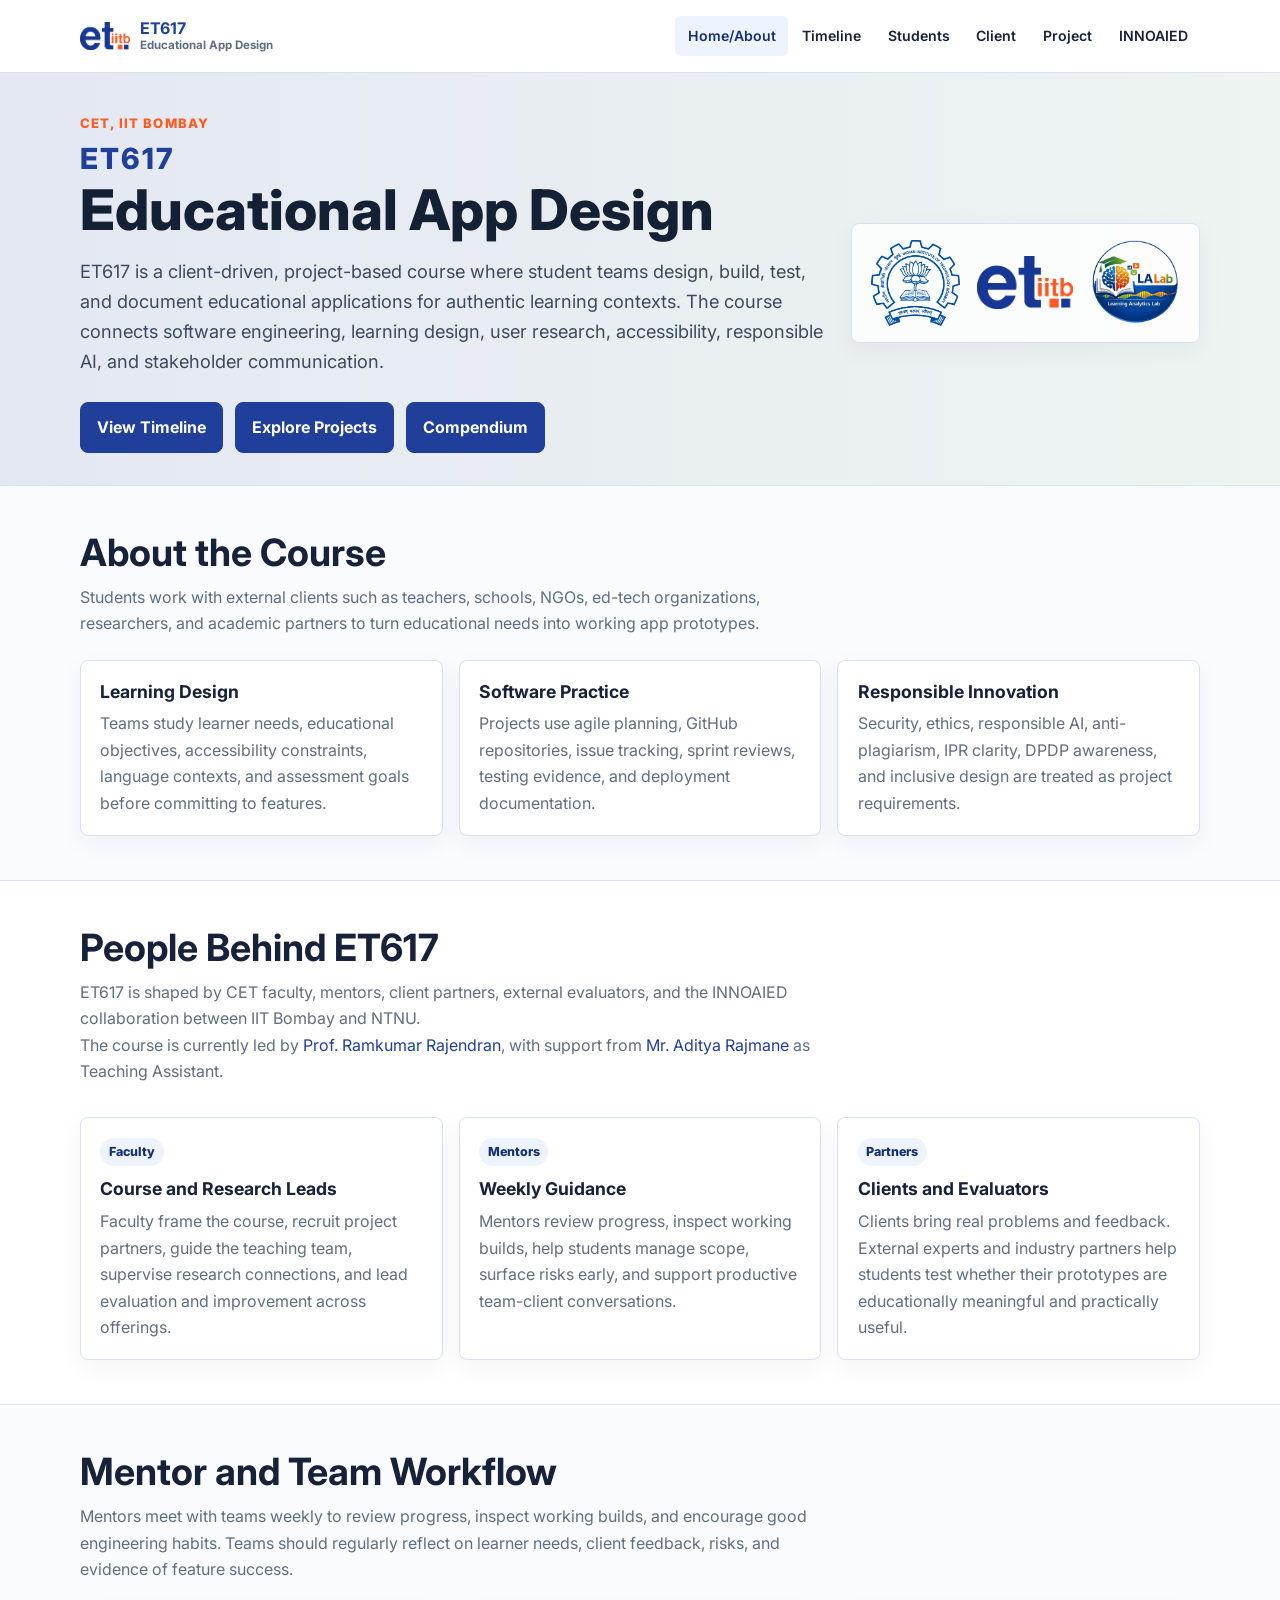
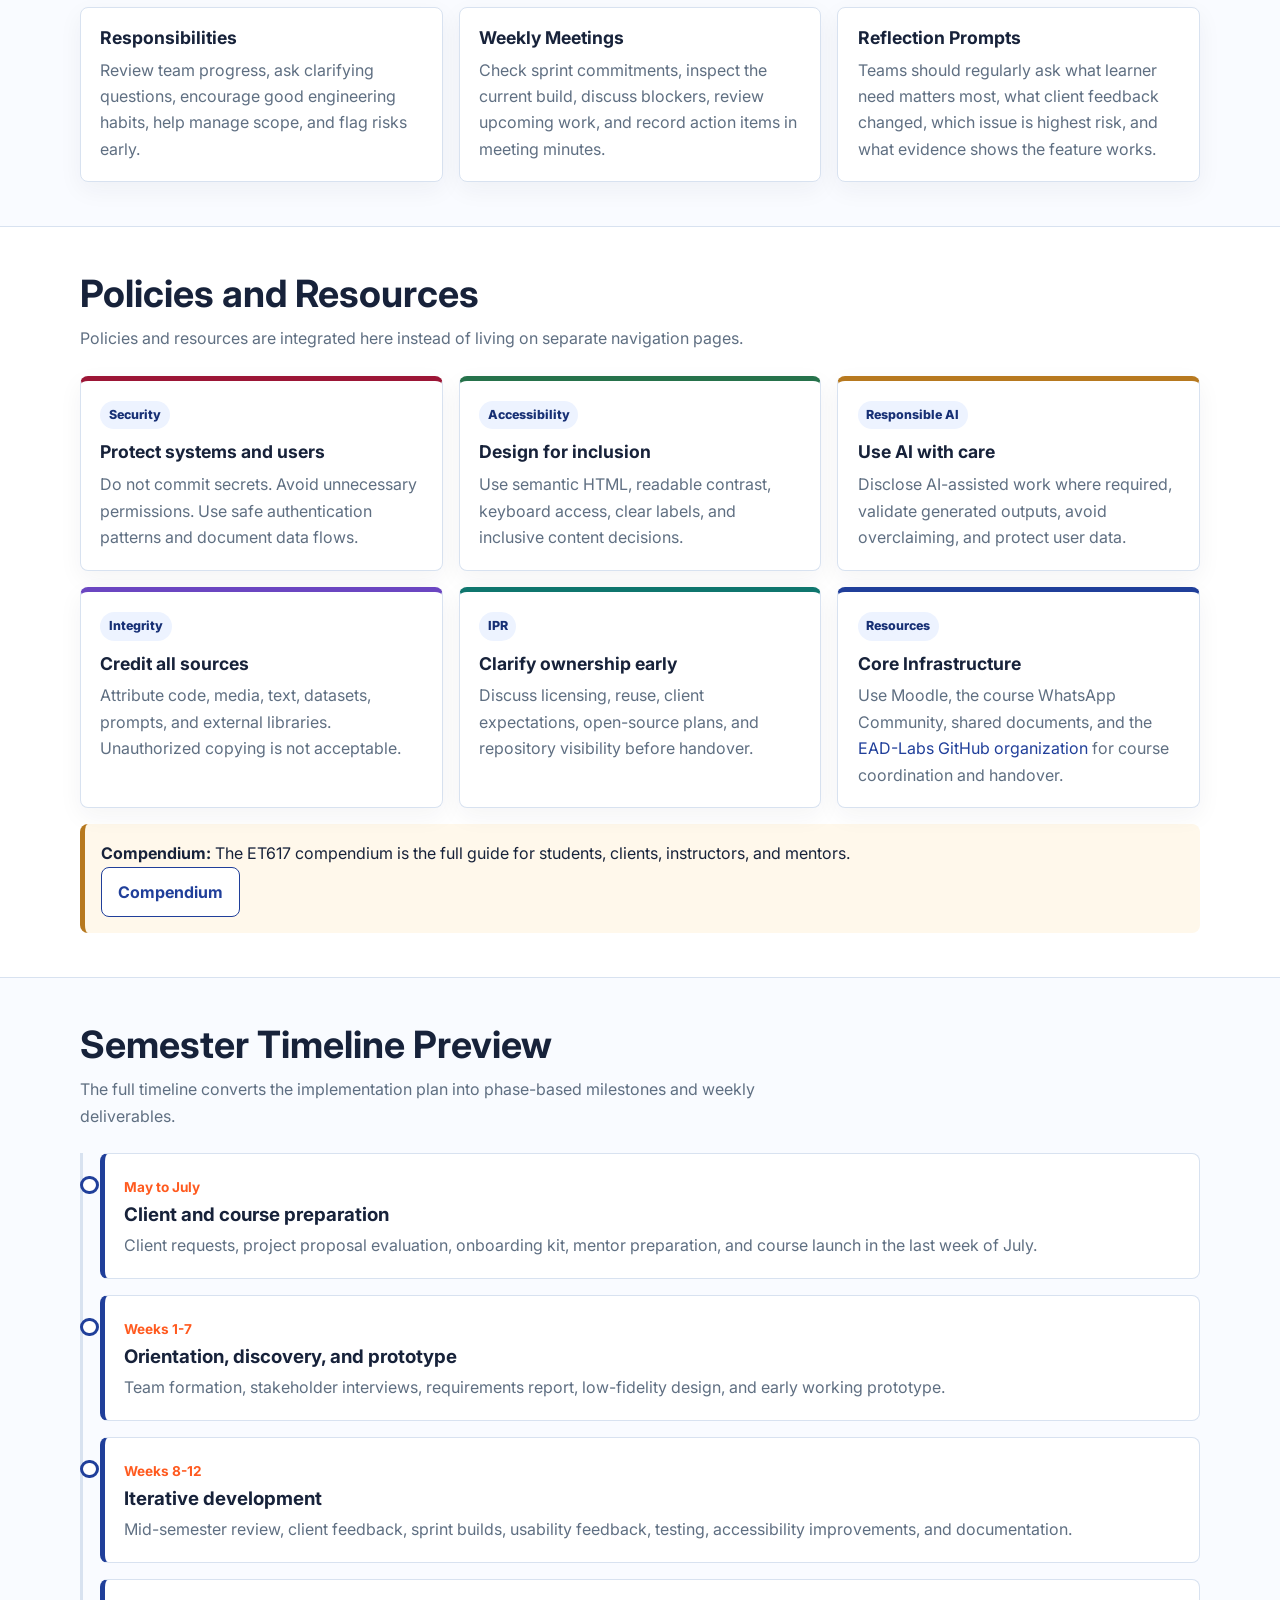
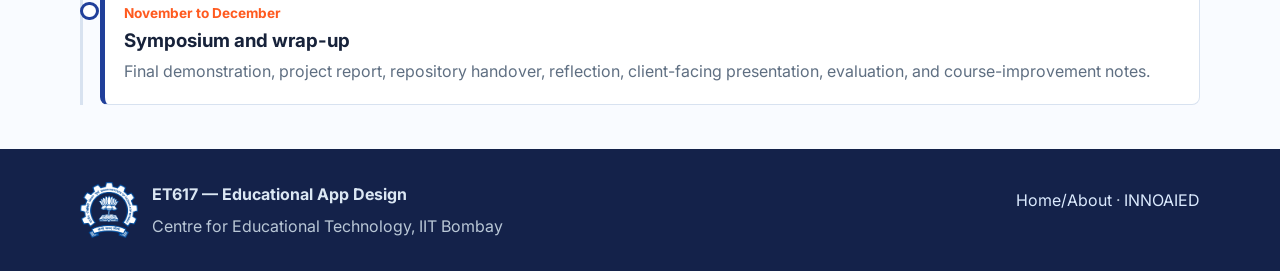
<file: index.html>
<!DOCTYPE html>
<html lang="en">
<head>
  <meta charset="UTF-8">
  <meta name="viewport" content="width=device-width, initial-scale=1.0">
  <meta name="description" content="ET617 Educational App Design course portal at CET, IIT Bombay.">
  <title>Home/About · ET617</title>
  <link rel="preconnect" href="https://fonts.googleapis.com">
  <link rel="preconnect" href="https://fonts.gstatic.com" crossorigin>
  <link href="https://fonts.googleapis.com/css2?family=Inter:wght@400;500;600;700;800&display=swap" rel="stylesheet">
  <link rel="stylesheet" href="style.css">
</head>
<body>
  <a class="skip-link" href="#main">Skip to main content</a>
  <header class="site-header">
    <nav class="nav-wrap" aria-label="Primary navigation">
      <a class="brand" href="index.html"><img src="logo/Et-Logo-2.png" alt="ET logo"><span><strong>ET617</strong><small>Educational App Design</small></span></a>
      <input class="nav-toggle" type="checkbox" id="nav-toggle" aria-label="Toggle navigation">
      <label class="nav-button" for="nav-toggle" aria-label="Toggle navigation menu"><span aria-hidden="true"></span></label>
      <ul class="nav-menu">
        <li><a href="index.html" aria-current="page">Home/About</a></li>
        <li><a href="timeline.html">Timeline</a></li>
        <li><a href="students.html">Students</a></li>
        <li><a href="clients.html">Client</a></li>
        <li><a href="projects.html">Project</a></li>
        <li><a href="innoaied.html">INNOAIED</a></li>
      </ul>
    </nav>
  </header>

  <main id="main">
    <section class="hero home-hero">
      <div class="container hero-grid split">
        <div class="hero-copy left">
          <p class="eyebrow">CET, IIT Bombay</p>
          <h1><span>ET617</span> Educational App Design</h1>
          <p class="lead">ET617 is a client-driven, project-based course where student teams design, build, test, and document educational applications for authentic learning contexts. The course connects software engineering, learning design, user research, accessibility, responsible AI, and stakeholder communication.</p>
          <div class="hero-actions" aria-label="Key course pages">
            <a class="button" href="timeline.html">View Timeline</a>
            <a class="button " href="projects.html">Explore Projects</a>
            <a class="button " href="https://drive.google.com/file/d/1xGw3yNBGktmYLZ5eY15u54uUVoGIe8_k/view?usp=sharing" target="_blank" rel="noopener noreferrer">Compendium</a>
          </div>
        </div>
        <aside class="brand-panel" aria-label="Affiliated labs and institutions">
          <img src="logo/iitb logo dark blue and white.png" alt="IIT Bombay logo">
          <img src="logo/Et-Logo-2.png" alt="Educational Technology logo">
          <img src="logo/LA_circular_logo.png" alt="Learning Analytics Lab logo">
        </aside>
      </div>
    </section>

    <section class="section">
      <div class="container">
        <div class="section-header">
          <h2>About the Course</h2>
          <p>Students work with external clients such as teachers, schools, NGOs, ed-tech organizations, researchers, and academic partners to turn educational needs into working app prototypes.</p>
        </div>
        <div class="grid three">
          <article class="card"><h3>Learning Design</h3><p>Teams study learner needs, educational objectives, accessibility constraints, language contexts, and assessment goals before committing to features.</p></article>
          <article class="card"><h3>Software Practice</h3><p>Projects use agile planning, GitHub repositories, issue tracking, sprint reviews, testing evidence, and deployment documentation.</p></article>
          <article class="card"><h3>Responsible Innovation</h3><p>Security, ethics, responsible AI, anti-plagiarism, IPR clarity, DPDP awareness, and inclusive design are treated as project requirements.</p></article>
        </div>
      </div>
    </section>

    <section class="section alt">
      <div class="container">
        <div class="feature-row">
          <div>
            <div class="section-header compact">
              <h2>People Behind ET617</h2>
              <p>ET617 is shaped by CET faculty, mentors, client partners, external evaluators, and the INNOAIED collaboration between IIT Bombay and NTNU.</p>
              <p>The course is currently led by <a href="https://sites.google.com/view/ramkumarsweb/">Prof. Ramkumar Rajendran</a>, with support from <a href="https://adityarajmane.com">Mr. Aditya Rajmane</a> as Teaching Assistant.</p>
            </div>
            
          </div>
        </div>
        <div class="grid three people-grid">
          <article class="card"><span class="tag">Faculty</span><h3>Course and Research Leads</h3><p>Faculty frame the course, recruit project partners, guide the teaching team, supervise research connections, and lead evaluation and improvement across offerings.</p></article>
          <article class="card"><span class="tag">Mentors</span><h3>Weekly Guidance</h3><p>Mentors review progress, inspect working builds, help students manage scope, surface risks early, and support productive team-client conversations.</p></article>
          <article class="card"><span class="tag">Partners</span><h3>Clients and Evaluators</h3><p>Clients bring real problems and feedback. External experts and industry partners help students test whether their prototypes are educationally meaningful and practically useful.</p></article>
        </div>
      </div>
    </section>

    <section class="section">
      <div class="container">
        <div class="section-header">
          <h2>Mentor and Team Workflow</h2>
          <p>Mentors meet with teams weekly to review progress, inspect working builds, and encourage good engineering habits. Teams should regularly reflect on learner needs, client feedback, risks, and evidence of feature success.</p>
        </div>
        <div class="grid three">
          <article class="card"><h3>Responsibilities</h3><p>Review team progress, ask clarifying questions, encourage good engineering habits, help manage scope, and flag risks early.</p></article>
          <article class="card"><h3>Weekly Meetings</h3><p>Check sprint commitments, inspect the current build, discuss blockers, review upcoming work, and record action items in meeting minutes.</p></article>
          <article class="card"><h3>Reflection Prompts</h3><p>Teams should regularly ask what learner need matters most, what client feedback changed, which issue is highest risk, and what evidence shows the feature works.</p></article>
        </div>
      </div>
    </section>

    <section class="section alt">
      <div class="container">
        <div class="section-header">
          <h2>Policies and Resources</h2>
          <p>Policies and resources are integrated here instead of living on separate navigation pages.</p>
        </div>
        <div class="grid three">
          <article class="card policy-card security"><span class="tag">Security</span><h3>Protect systems and users</h3><p>Do not commit secrets. Avoid unnecessary permissions. Use safe authentication patterns and document data flows.</p></article>
          <article class="card policy-card access"><span class="tag">Accessibility</span><h3>Design for inclusion</h3><p>Use semantic HTML, readable contrast, keyboard access, clear labels, and inclusive content decisions.</p></article>
          <article class="card policy-card ai"><span class="tag">Responsible AI</span><h3>Use AI with care</h3><p>Disclose AI-assisted work where required, validate generated outputs, avoid overclaiming, and protect user data.</p></article>
          <article class="card policy-card plagiarism"><span class="tag">Integrity</span><h3>Credit all sources</h3><p>Attribute code, media, text, datasets, prompts, and external libraries. Unauthorized copying is not acceptable.</p></article>
          <article class="card policy-card ipr"><span class="tag">IPR</span><h3>Clarify ownership early</h3><p>Discuss licensing, reuse, client expectations, open-source plans, and repository visibility before handover.</p></article>
          <article class="card policy-card infra"><span class="tag">Resources</span><h3>Core Infrastructure</h3><p>Use Moodle, the course WhatsApp Community, shared documents, and the <a href="https://github.com/orgs/EAD-Labs/repositories">EAD-Labs GitHub organization</a> for course coordination and handover.</p></article>
        </div>
        <div class="notice resource-note">
          <p><strong>Compendium:</strong> The ET617 compendium is the full guide for students, clients, instructors, and mentors.</p>
          <a class="button secondary" href="https://drive.google.com/file/d/1xGw3yNBGktmYLZ5eY15u54uUVoGIe8_k/view?usp=sharing" target="_blank" rel="noopener noreferrer">Compendium</a>
        </div>
      </div>
    </section>

    <section class="section">
      <div class="container">
        <div class="section-header">
          <h2>Semester Timeline Preview</h2>
          <p>The full timeline converts the implementation plan into phase-based milestones and weekly deliverables.</p>
        </div>
        <div class="timeline">
          <article class="timeline-card">
            <strong>May to July</strong>
            <h3>Client and course preparation</h3>
            <p>Client requests, project proposal evaluation, onboarding kit, mentor preparation, and course launch in the last week of July.</p>
          </article>
          <article class="timeline-card">
            <strong>Weeks 1-7</strong>
            <h3>Orientation, discovery, and prototype</h3>
            <p>Team formation, stakeholder interviews, requirements report, low-fidelity design, and early working prototype.</p>
          </article>
          <article class="timeline-card">
            <strong>Weeks 8-12</strong>
            <h3>Iterative development</h3>
            <p>Mid-semester review, client feedback, sprint builds, usability feedback, testing, accessibility improvements, and documentation.</p>
          </article>
          <article class="timeline-card">
            <strong>November to December</strong>
            <h3>Symposium and wrap-up</h3>
            <p>Final demonstration, project report, repository handover, reflection, client-facing presentation, evaluation, and course-improvement notes.</p>
          </article>
        </div>
      </div>
    </section>
  </main>

  <footer class="site-footer">
    <div class="container footer-grid">
      <div class="footer-brand">
        <img src="logo/iitb logo dark blue and white.png" alt="IIT Bombay logo">
        <div>
          <strong>ET617 — Educational App Design</strong>
          <p>Centre for Educational Technology, IIT Bombay</p>
        </div>
      </div>
      <p><a href="index.html">Home/About</a> · <a href="innoaied.html">INNOAIED</a></p>
    </div>
  </footer>
</body>
</html>
</file>
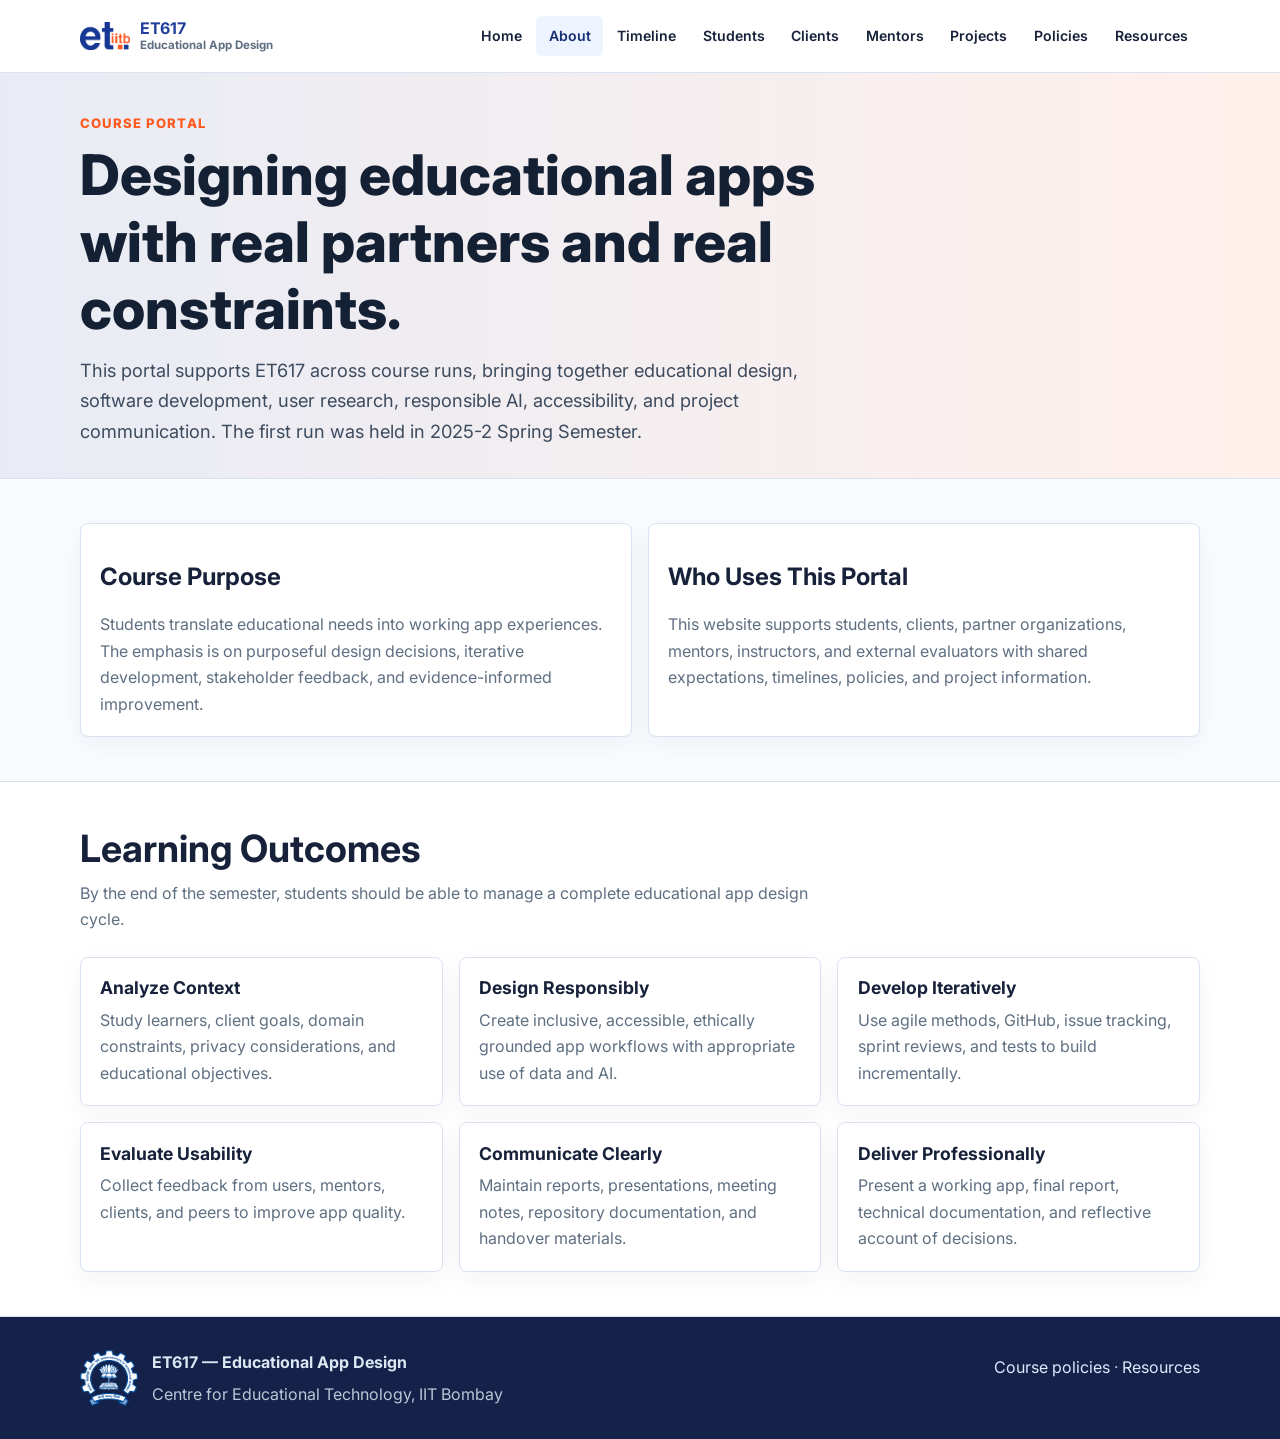
<file: about.html>
<!DOCTYPE html>
<html lang="en">
<head>
  <meta charset="UTF-8">
  <meta name="viewport" content="width=device-width, initial-scale=1.0">
  <meta name="description" content="About ET617 Educational App Design at CET, IIT Bombay.">
  <title>About · ET617</title>
  <link rel="preconnect" href="https://fonts.googleapis.com">
  <link rel="preconnect" href="https://fonts.gstatic.com" crossorigin>
  <link href="https://fonts.googleapis.com/css2?family=Inter:wght@400;500;600;700;800&display=swap" rel="stylesheet">
  <link rel="stylesheet" href="style.css">
</head>
<body>
  <a class="skip-link" href="#main">Skip to main content</a>
  <header class="site-header">
    <nav class="nav-wrap" aria-label="Primary navigation">
      <a class="brand" href="index.html"><img src="logo/Et-Logo-2.png" alt="ET logo"><span><strong>ET617</strong><small>Educational App Design</small></span></a>
      <input class="nav-toggle" type="checkbox" id="nav-toggle" aria-label="Toggle navigation">
      <label class="nav-button" for="nav-toggle" aria-label="Toggle navigation menu"><span aria-hidden="true"></span></label>
      <ul class="nav-menu">
        <li><a href="index.html">Home</a></li>
        <li><a href="about.html" aria-current="page">About</a></li>
        <li><a href="timeline.html">Timeline</a></li>
        <li><a href="students.html">Students</a></li>
        <li><a href="clients.html">Clients</a></li>
        <li><a href="mentors.html">Mentors</a></li>
        <li><a href="projects.html">Projects</a></li>
        <li><a href="policies.html">Policies</a></li>
        <li><a href="resources.html">Resources</a></li>
      </ul>
    </nav>
  </header>
  <main id="main">
    <section class="hero">
      <div class="container">
        <p class="eyebrow">Course portal</p>
        <h1>Designing educational apps with real partners and real constraints.</h1>
        <p class="lead">This portal supports ET617 across course runs, bringing together educational design, software development, user research, responsible AI, accessibility, and project communication. The first run was held in 2025-2 Spring Semester.</p>
      </div>
    </section>
    <section class="section">
      <div class="container">
        <div class="grid two">
          <article class="card">
            <h2>Course Purpose</h2>
            <p>Students translate educational needs into working app experiences. The emphasis is on purposeful design decisions, iterative development, stakeholder feedback, and evidence-informed improvement.</p>
          </article>
          <article class="card">
            <h2>Who Uses This Portal</h2>
            <p>This website supports students, clients, partner organizations, mentors, instructors, and external evaluators with shared expectations, timelines, policies, and project information.</p>
          </article>
        </div>
      </div>
    </section>
    <section class="section alt">
      <div class="container">
        <div class="section-header">
          <h2>Learning Outcomes</h2>
          <p>By the end of the semester, students should be able to manage a complete educational app design cycle.</p>
        </div>
        <div class="grid three">
          <article class="card"><h3>Analyze Context</h3><p>Study learners, client goals, domain constraints, privacy considerations, and educational objectives.</p></article>
          <article class="card"><h3>Design Responsibly</h3><p>Create inclusive, accessible, ethically grounded app workflows with appropriate use of data and AI.</p></article>
          <article class="card"><h3>Develop Iteratively</h3><p>Use agile methods, GitHub, issue tracking, sprint reviews, and tests to build incrementally.</p></article>
          <article class="card"><h3>Evaluate Usability</h3><p>Collect feedback from users, mentors, clients, and peers to improve app quality.</p></article>
          <article class="card"><h3>Communicate Clearly</h3><p>Maintain reports, presentations, meeting notes, repository documentation, and handover materials.</p></article>
          <article class="card"><h3>Deliver Professionally</h3><p>Present a working app, final report, technical documentation, and reflective account of decisions.</p></article>
        </div>
      </div>
    </section>
  </main>
  <footer class="site-footer">
    <div class="container footer-grid">
      <div class="footer-brand"><img src="logo/iitb logo dark blue and white.png" alt="IIT Bombay logo"><div><strong>ET617 — Educational App Design</strong><p>Centre for Educational Technology, IIT Bombay</p></div></div>
      <p><a href="policies.html">Course policies</a> · <a href="resources.html">Resources</a></p>
    </div>
  </footer>
</body>
</html>
</file>
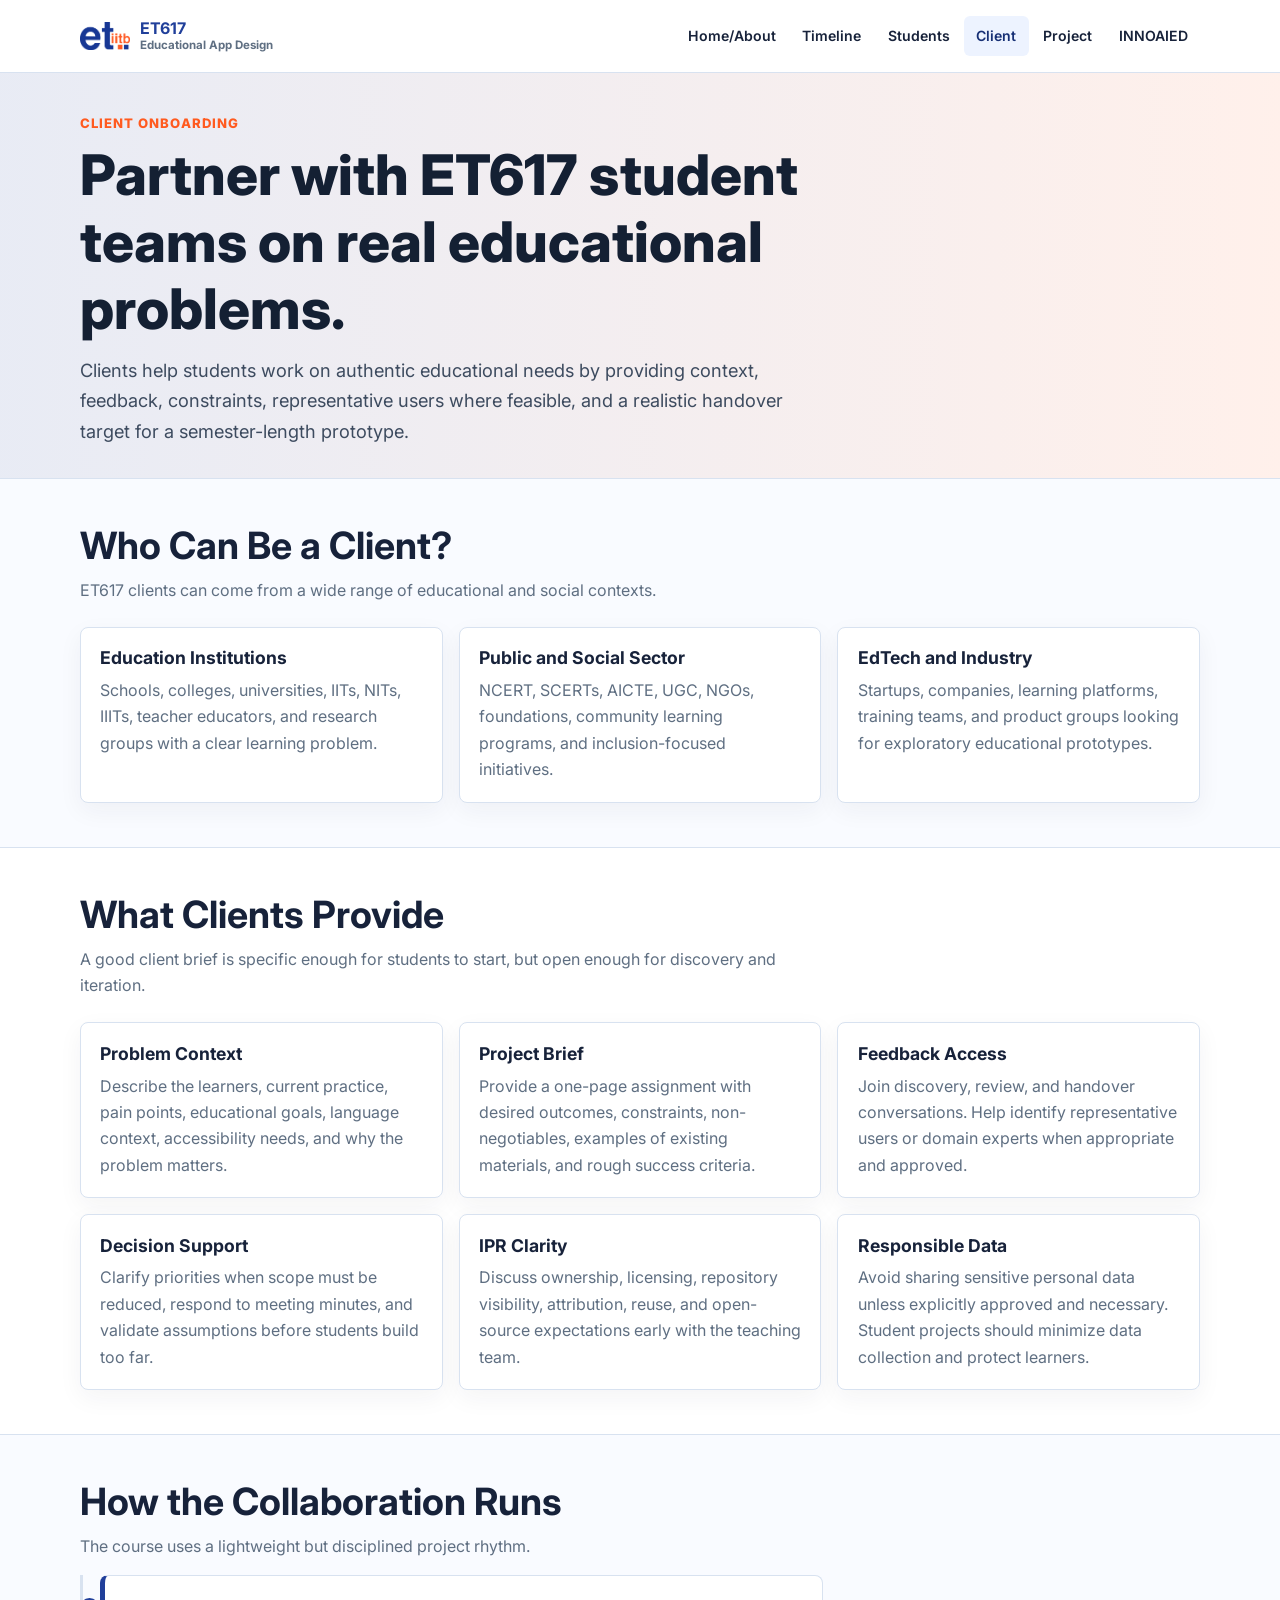
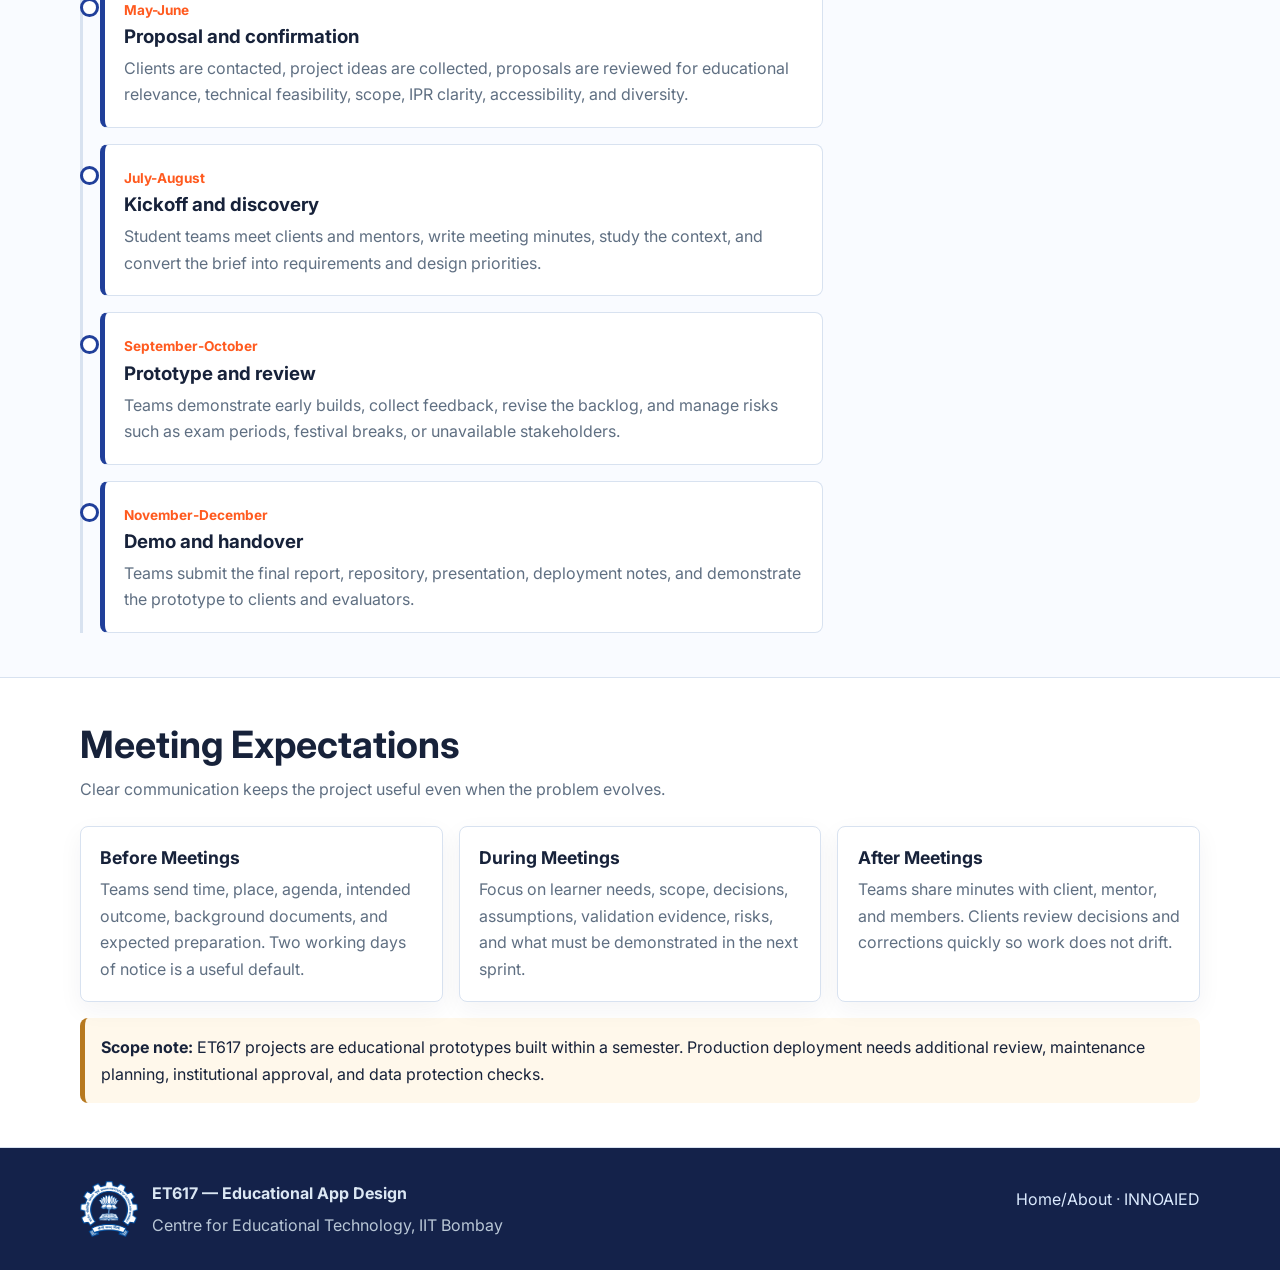
<file: clients.html>
<!DOCTYPE html>
<html lang="en">
<head>
  <meta charset="UTF-8">
  <meta name="viewport" content="width=device-width, initial-scale=1.0">
  <meta name="description" content="Client and partner organization onboarding guide for ET617.">
  <title>Client · ET617</title>
  <link rel="preconnect" href="https://fonts.googleapis.com">
  <link rel="preconnect" href="https://fonts.gstatic.com" crossorigin>
  <link href="https://fonts.googleapis.com/css2?family=Inter:wght@400;500;600;700;800&display=swap" rel="stylesheet">
  <link rel="stylesheet" href="style.css">
</head>
<body>
  <a class="skip-link" href="#main">Skip to main content</a>
  <header class="site-header">
    <nav class="nav-wrap" aria-label="Primary navigation">
      <a class="brand" href="index.html"><img src="logo/Et-Logo-2.png" alt="ET logo"><span><strong>ET617</strong><small>Educational App Design</small></span></a>
      <input class="nav-toggle" type="checkbox" id="nav-toggle" aria-label="Toggle navigation">
      <label class="nav-button" for="nav-toggle" aria-label="Toggle navigation menu"><span aria-hidden="true"></span></label>
      <ul class="nav-menu">
        <li><a href="index.html">Home/About</a></li>
        <li><a href="timeline.html">Timeline</a></li>
        <li><a href="students.html">Students</a></li>
        <li><a href="clients.html" aria-current="page">Client</a></li>
        <li><a href="projects.html">Project</a></li>
        <li><a href="innoaied.html">INNOAIED</a></li>
      </ul>
    </nav>
  </header>

  <main id="main">
    <section class="hero">
      <div class="container hero-grid split">
        <div class="hero-copy left">
          <p class="eyebrow">Client onboarding</p>
          <h1>Partner with ET617 student teams on real educational problems.</h1>
          <p class="lead">Clients help students work on authentic educational needs by providing context, feedback, constraints, representative users where feasible, and a realistic handover target for a semester-length prototype.</p>
        <!-- </div>
        <figure class="image-placeholder hero-photo">
          <span>Placeholder: Client orientation or project kickoff photo</span>
        </figure>
      </div> -->
    </section>

    <section class="section">
      <div class="container">
        <div class="section-header">
          <h2>Who Can Be a Client?</h2>
          <p>ET617 clients can come from a wide range of educational and social contexts.</p>
        </div>
        <div class="grid three">
          <article class="card"><h3>Education Institutions</h3><p>Schools, colleges, universities, IITs, NITs, IIITs, teacher educators, and research groups with a clear learning problem.</p></article>
          <article class="card"><h3>Public and Social Sector</h3><p>NCERT, SCERTs, AICTE, UGC, NGOs, foundations, community learning programs, and inclusion-focused initiatives.</p></article>
          <article class="card"><h3>EdTech and Industry</h3><p>Startups, companies, learning platforms, training teams, and product groups looking for exploratory educational prototypes.</p></article>
        </div>
      </div>
    </section>

    <section class="section alt">
      <div class="container">
        <div class="section-header">
          <h2>What Clients Provide</h2>
          <p>A good client brief is specific enough for students to start, but open enough for discovery and iteration.</p>
        </div>
        <div class="grid three">
          <article class="card"><h3>Problem Context</h3><p>Describe the learners, current practice, pain points, educational goals, language context, accessibility needs, and why the problem matters.</p></article>
          <article class="card"><h3>Project Brief</h3><p>Provide a one-page assignment with desired outcomes, constraints, non-negotiables, examples of existing materials, and rough success criteria.</p></article>
          <article class="card"><h3>Feedback Access</h3><p>Join discovery, review, and handover conversations. Help identify representative users or domain experts when appropriate and approved.</p></article>
          <article class="card"><h3>Decision Support</h3><p>Clarify priorities when scope must be reduced, respond to meeting minutes, and validate assumptions before students build too far.</p></article>
          <article class="card"><h3>IPR Clarity</h3><p>Discuss ownership, licensing, repository visibility, attribution, reuse, and open-source expectations early with the teaching team.</p></article>
          <article class="card"><h3>Responsible Data</h3><p>Avoid sharing sensitive personal data unless explicitly approved and necessary. Student projects should minimize data collection and protect learners.</p></article>
        </div>
      </div>
    </section>

    <section class="section">
      <div class="container">
        <div class="feature-row">
          <div>
            <div class="section-header compact">
              <h2>How the Collaboration Runs</h2>
              <p>The course uses a lightweight but disciplined project rhythm.</p>
            </div>
            <div class="timeline">
              <article class="timeline-card"><strong>May-June</strong><h3>Proposal and confirmation</h3><p>Clients are contacted, project ideas are collected, proposals are reviewed for educational relevance, technical feasibility, scope, IPR clarity, accessibility, and diversity.</p></article>
              <article class="timeline-card"><strong>July-August</strong><h3>Kickoff and discovery</h3><p>Student teams meet clients and mentors, write meeting minutes, study the context, and convert the brief into requirements and design priorities.</p></article>
              <article class="timeline-card"><strong>September-October</strong><h3>Prototype and review</h3><p>Teams demonstrate early builds, collect feedback, revise the backlog, and manage risks such as exam periods, festival breaks, or unavailable stakeholders.</p></article>
              <article class="timeline-card"><strong>November-December</strong><h3>Demo and handover</h3><p>Teams submit the final report, repository, presentation, deployment notes, and demonstrate the prototype to clients and evaluators.</p></article>
            </div>
          <!-- </div>
          <figure class="image-placeholder tall">
            <span>Placeholder: Client feedback session or prototype review</span>
          </figure>
        </div> -->
      </div>
    </section>

    <section class="section alt">
      <div class="container">
        <div class="section-header">
          <h2>Meeting Expectations</h2>
          <p>Clear communication keeps the project useful even when the problem evolves.</p>
        </div>
        <div class="grid three">
          <article class="card"><h3>Before Meetings</h3><p>Teams send time, place, agenda, intended outcome, background documents, and expected preparation. Two working days of notice is a useful default.</p></article>
          <article class="card"><h3>During Meetings</h3><p>Focus on learner needs, scope, decisions, assumptions, validation evidence, risks, and what must be demonstrated in the next sprint.</p></article>
          <article class="card"><h3>After Meetings</h3><p>Teams share minutes with client, mentor, and members. Clients review decisions and corrections quickly so work does not drift.</p></article>
        </div>
        <div class="notice resource-note">
          <p><strong>Scope note:</strong> ET617 projects are educational prototypes built within a semester. Production deployment needs additional review, maintenance planning, institutional approval, and data protection checks.</p>
        </div>
      </div>
    </section>
  </main>

  <footer class="site-footer">
    <div class="container footer-grid">
      <div class="footer-brand"><img src="logo/iitb logo dark blue and white.png" alt="IIT Bombay logo"><div><strong>ET617 — Educational App Design</strong><p>Centre for Educational Technology, IIT Bombay</p></div></div>
      <p><a href="index.html">Home/About</a> · <a href="innoaied.html">INNOAIED</a></p>
    </div>
  </footer>
</body>
</html>
</file>
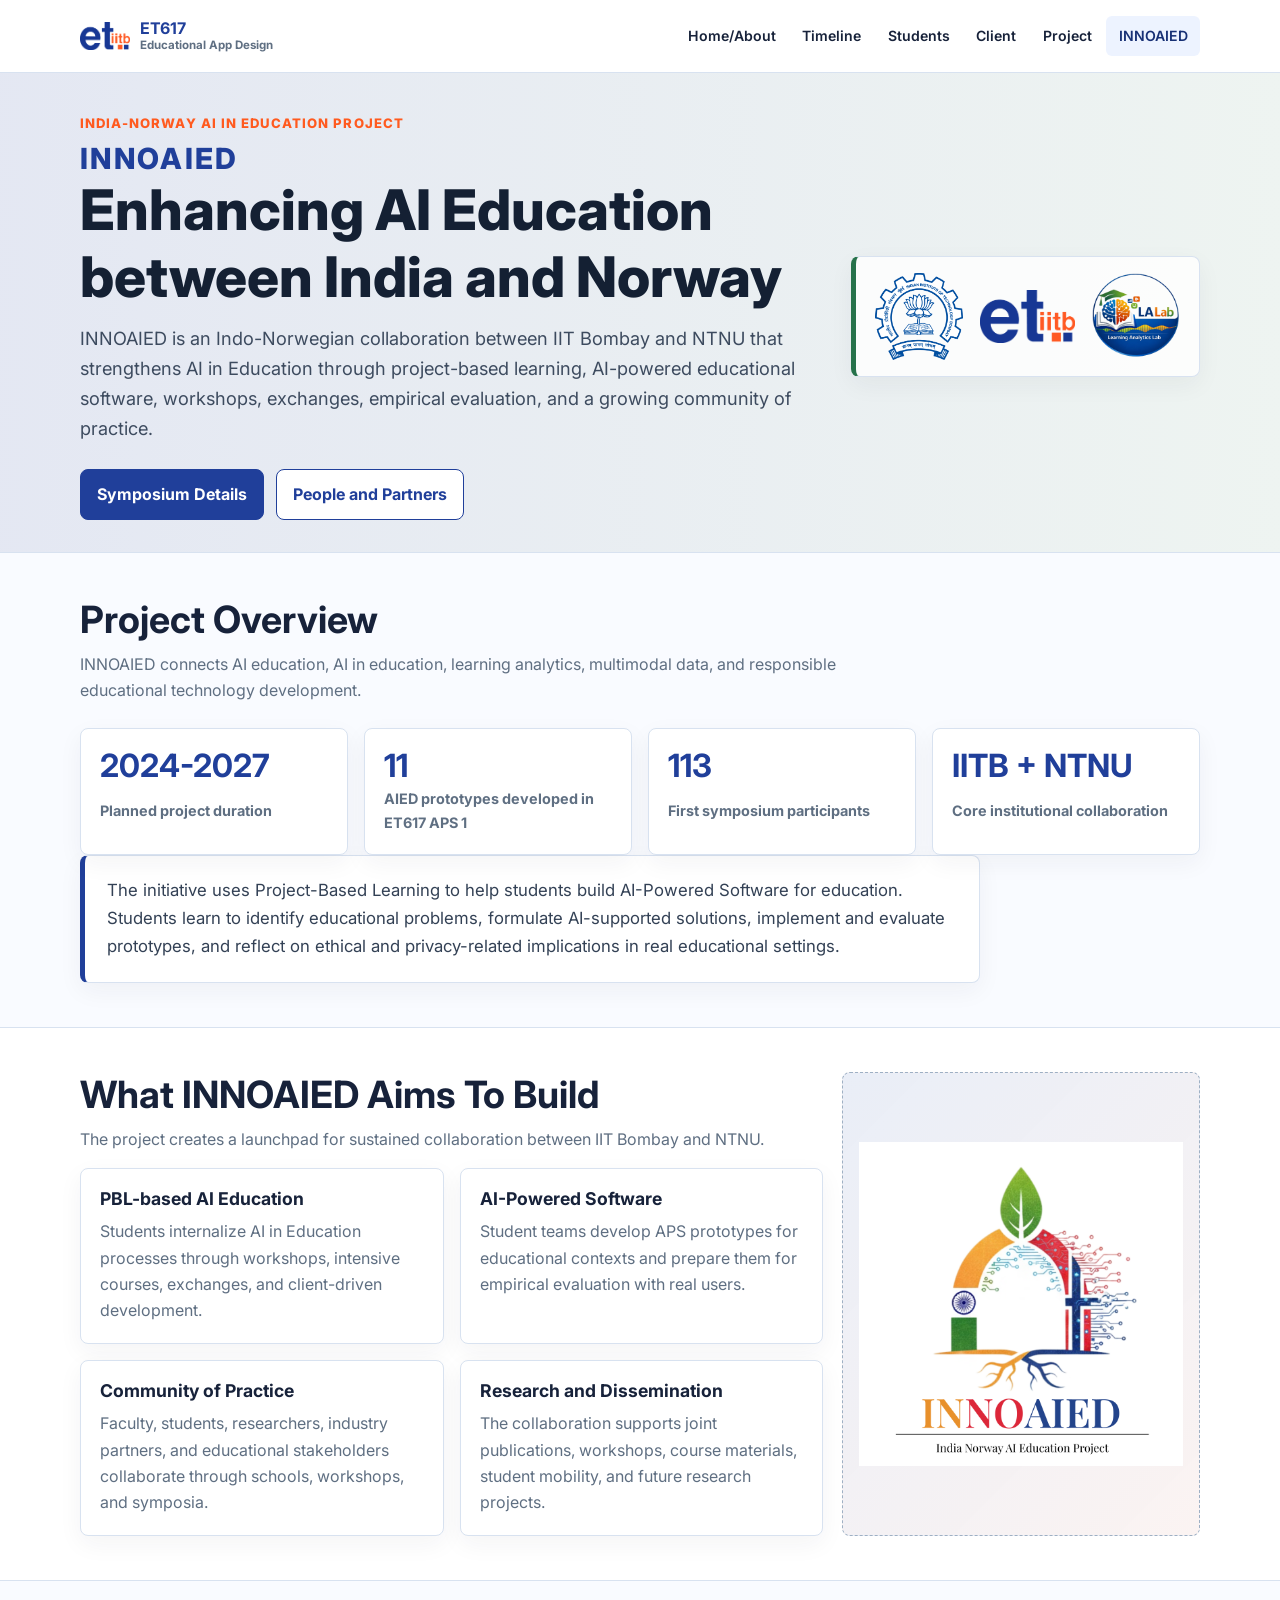
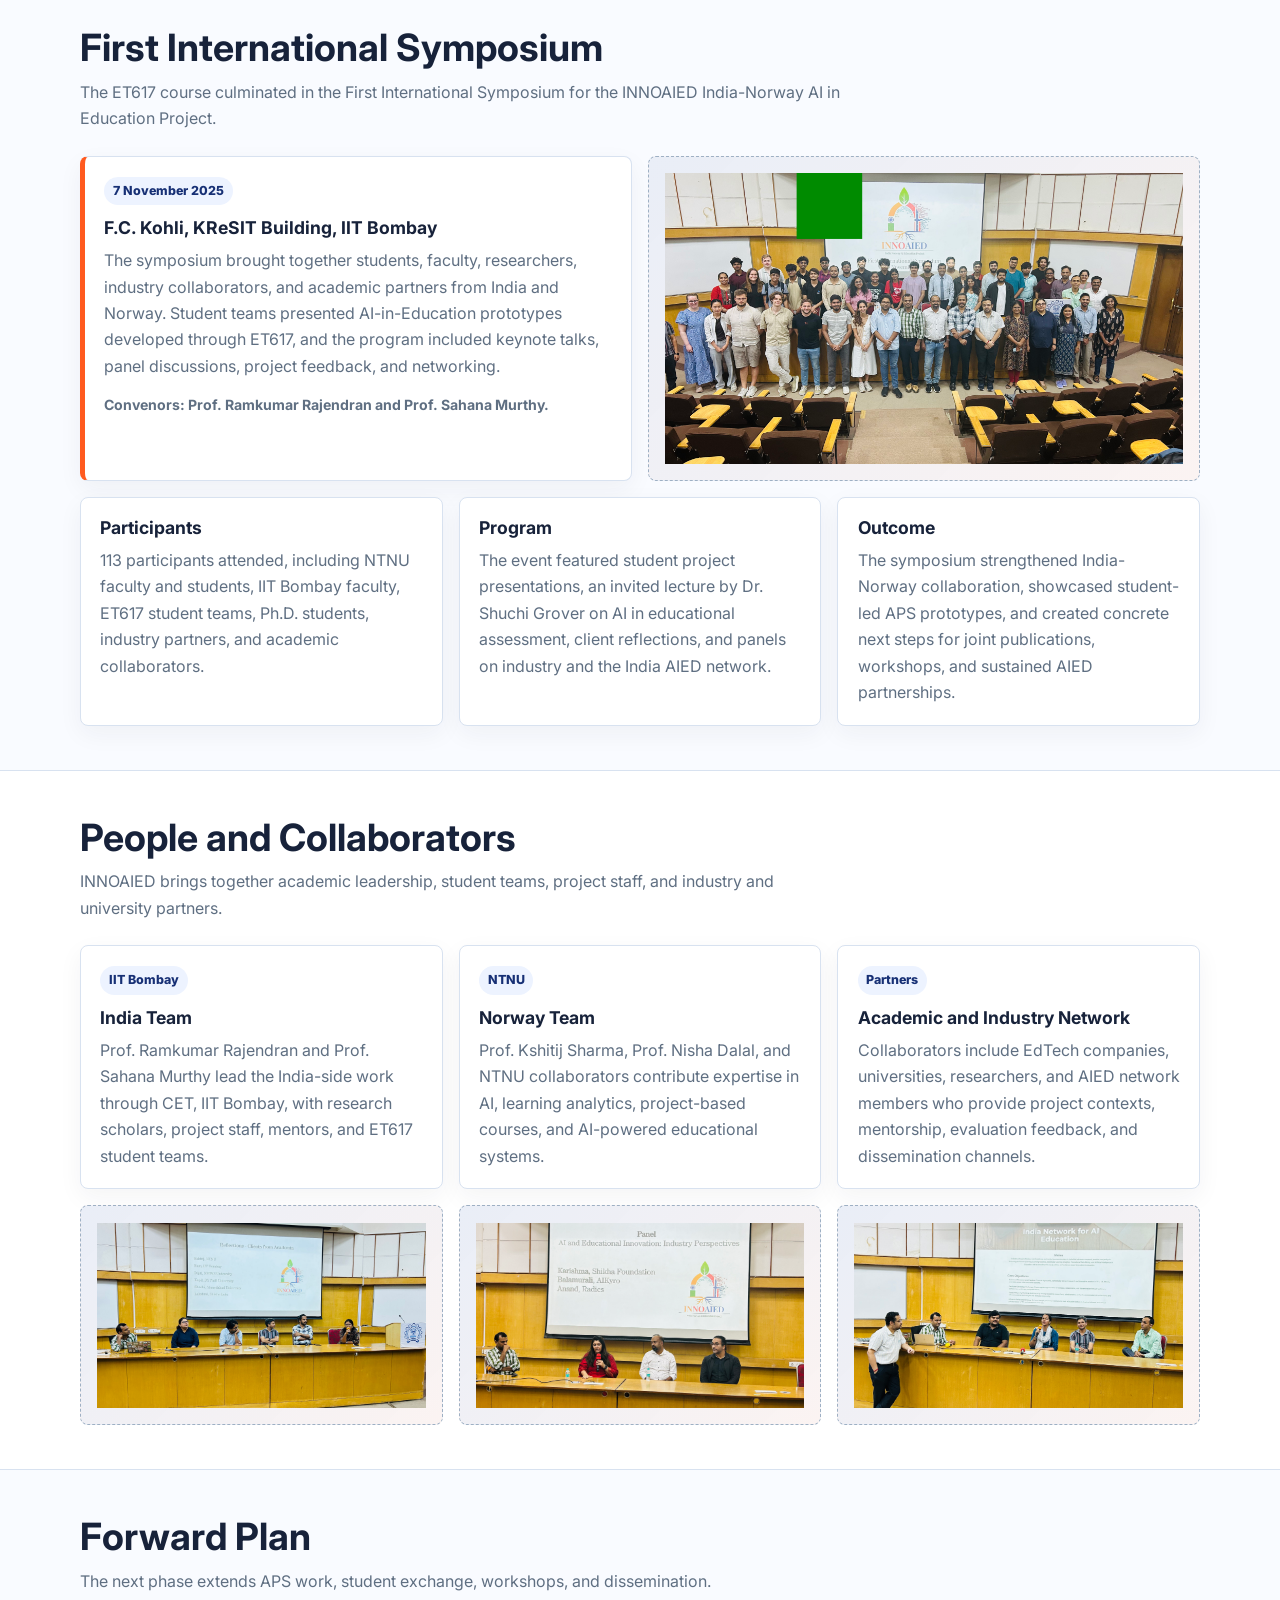
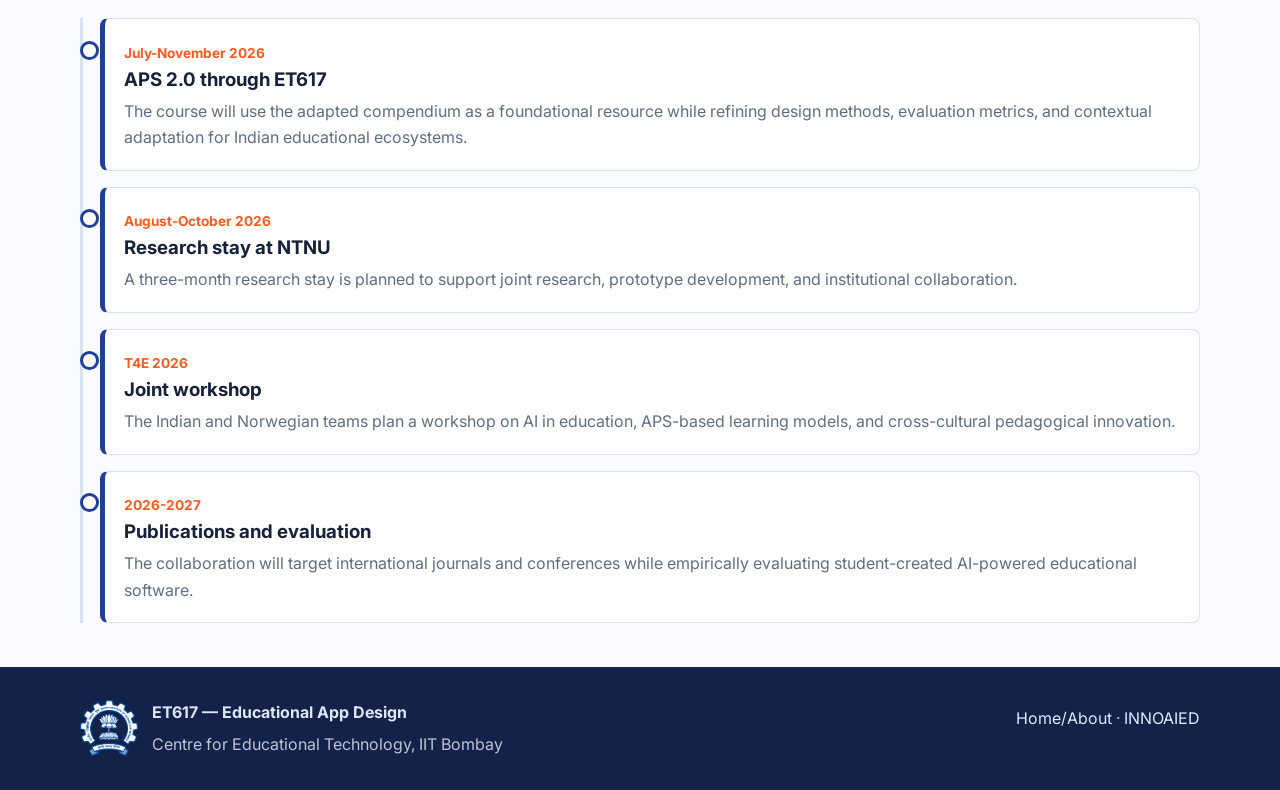
<file: innoaied.html>
<!DOCTYPE html>
<html lang="en">
<head>
  <meta charset="UTF-8">
  <meta name="viewport" content="width=device-width, initial-scale=1.0">
  <meta name="description" content="INNOAIED India-Norway AI in Education collaboration connected with ET617.">
  <title>INNOAIED · ET617</title>
  <link rel="preconnect" href="https://fonts.googleapis.com">
  <link rel="preconnect" href="https://fonts.gstatic.com" crossorigin>
  <link href="https://fonts.googleapis.com/css2?family=Inter:wght@400;500;600;700;800&display=swap" rel="stylesheet">
  <link rel="stylesheet" href="style.css">
</head>
<body>
  <a class="skip-link" href="#main">Skip to main content</a>
  <header class="site-header">
    <nav class="nav-wrap" aria-label="Primary navigation">
      <a class="brand" href="index.html"><img src="logo/Et-Logo-2.png" alt="ET logo"><span><strong>ET617</strong><small>Educational App Design</small></span></a>
      <input class="nav-toggle" type="checkbox" id="nav-toggle" aria-label="Toggle navigation">
      <label class="nav-button" for="nav-toggle" aria-label="Toggle navigation menu"><span aria-hidden="true"></span></label>
      <ul class="nav-menu">
        <li><a href="index.html">Home/About</a></li>
        <li><a href="timeline.html">Timeline</a></li>
        <li><a href="students.html">Students</a></li>
        <li><a href="clients.html">Client</a></li>
        <li><a href="projects.html">Project</a></li>
        <li><a href="innoaied.html" aria-current="page">INNOAIED</a></li>
      </ul>
    </nav>
  </header>

  <main id="main">
    <section class="hero inno-hero">
      <div class="container hero-grid split">
        <div class="hero-copy left">
          <p class="eyebrow">India-Norway AI in Education Project</p>
          <h1><span>INNOAIED</span> Enhancing AI Education between India and Norway</h1>
          <p class="lead">INNOAIED is an Indo-Norwegian collaboration between IIT Bombay and NTNU that strengthens AI in Education through project-based learning, AI-powered educational software, workshops, exchanges, empirical evaluation, and a growing community of practice.</p>
          <div class="hero-actions">
            <a class="button" href="#summit">Symposium Details</a>
            <a class="button secondary" href="#partners">People and Partners</a>
          </div>
        </div>
        <aside class="brand-panel inno-logos" aria-label="Project logos">
          <img src="logo/iitb logo dark blue and white.png" alt="IIT Bombay logo">
          <img src="logo/Et-Logo-2.png" alt="Educational Technology logo">
          <img src="logo/LA_circular_logo.png" alt="Learning Analytics Lab logo">
        </aside>
      </div>
    </section>

    <section class="section">
      <div class="container">
        <div class="section-header">
          <h2>Project Overview</h2>
          <p>INNOAIED connects AI education, AI in education, learning analytics, multimodal data, and responsible educational technology development.</p>
        </div>
        <div class="grid four stat-grid">
          <article class="card stat-card"><strong>2024-2027</strong><span>Planned project duration</span></article>
          <article class="card stat-card"><strong>11</strong><span>AIED prototypes developed in ET617 APS 1</span></article>
          <article class="card stat-card"><strong>113</strong><span>First symposium participants</span></article>
          <article class="card stat-card"><strong>IITB + NTNU</strong><span>Core institutional collaboration</span></article>
        </div>
        <div class="course-summary">
          <p>The initiative uses Project-Based Learning to help students build AI-Powered Software for education. Students learn to identify educational problems, formulate AI-supported solutions, implement and evaluate prototypes, and reflect on ethical and privacy-related implications in real educational settings.</p>
        </div>
      </div>
    </section>

    <section class="section alt">
      <div class="container">
        <div class="feature-row">
          <div>
            <div class="section-header compact">
              <h2>What INNOAIED Aims To Build</h2>
              <p>The project creates a launchpad for sustained collaboration between IIT Bombay and NTNU.</p>
            </div>
            <div class="grid two">
              <article class="card"><h3>PBL-based AI Education</h3><p>Students internalize AI in Education processes through workshops, intensive courses, exchanges, and client-driven development.</p></article>
              <article class="card"><h3>AI-Powered Software</h3><p>Student teams develop APS prototypes for educational contexts and prepare them for empirical evaluation with real users.</p></article>
              <article class="card"><h3>Community of Practice</h3><p>Faculty, students, researchers, industry partners, and educational stakeholders collaborate through schools, workshops, and symposia.</p></article>
              <article class="card"><h3>Research and Dissemination</h3><p>The collaboration supports joint publications, workshops, course materials, student mobility, and future research projects.</p></article>
            </div>
          </div>
          <figure class="image-placeholder tall">
            <img src="INNOAIED Logo.png" alt="INNOAIED logo">
          </figure>
        </div>
      </div>
    </section>

    <section class="section" id="summit">
      <div class="container">
        <div class="section-header">
          <h2>First International Symposium</h2>
          <p>The ET617 course culminated in the First International Symposium for the INNOAIED India-Norway AI in Education Project.</p>
        </div>
        <div class="grid two">
          <article class="card highlight-card">
            <span class="tag">7 November 2025</span>
            <h3>F.C. Kohli, KReSIT Building, IIT Bombay</h3>
            <p>The symposium brought together students, faculty, researchers, industry collaborators, and academic partners from India and Norway. Student teams presented AI-in-Education prototypes developed through ET617, and the program included keynote talks, panel discussions, project feedback, and networking.</p>
            <p class="meta">Convenors: Prof. Ramkumar Rajendran and Prof. Sahana Murthy.</p>
          </article>
          <figure class="image-placeholder">
          <img src="INNOAIED Group.jpg" alt="INNOAIED logo">
          </figure>
        </div>
        <div class="grid three summit-grid">
          <article class="card"><h3>Participants</h3><p>113 participants attended, including NTNU faculty and students, IIT Bombay faculty, ET617 student teams, Ph.D. students, industry partners, and academic collaborators.</p></article>
          <article class="card"><h3>Program</h3><p>The event featured student project presentations, an invited lecture by Dr. Shuchi Grover on AI in educational assessment, client reflections, and panels on industry and the India AIED network.</p></article>
          <article class="card"><h3>Outcome</h3><p>The symposium strengthened India-Norway collaboration, showcased student-led APS prototypes, and created concrete next steps for joint publications, workshops, and sustained AIED partnerships.</p></article>
        </div>
      </div>
    </section>

    <section class="section alt" id="partners">
      <div class="container">
        <div class="section-header">
          <h2>People and Collaborators</h2>
          <p>INNOAIED brings together academic leadership, student teams, project staff, and industry and university partners.</p>
        </div>
        <div class="grid three">
          <article class="card"><span class="tag">IIT Bombay</span><h3>India Team</h3><p>Prof. Ramkumar Rajendran and Prof. Sahana Murthy lead the India-side work through CET, IIT Bombay, with research scholars, project staff, mentors, and ET617 student teams.</p></article>
          <article class="card"><span class="tag">NTNU</span><h3>Norway Team</h3><p>Prof. Kshitij Sharma, Prof. Nisha Dalal, and NTNU collaborators contribute expertise in AI, learning analytics, project-based courses, and AI-powered educational systems.</p></article>
          <article class="card"><span class="tag">Partners</span><h3>Academic and Industry Network</h3><p>Collaborators include EdTech companies, universities, researchers, and AIED network members who provide project contexts, mentorship, evaluation feedback, and dissemination channels.</p></article>
        </div>
        <div class="photo-strip">
          <figure class="image-placeholder"><img src="client-panel.jpg" alt="Client Panel Photo"></figure>
          <figure class="image-placeholder"><img src="industry-panel.jpg" alt="Industry Panel Photo"></figure>
          <figure class="image-placeholder"><img src="india-network.jpg" alt="India AIED Network Panel Photo"></figure>
        </div>
      </div>
    </section>

    <section class="section">
      <div class="container">
        <div class="section-header">
          <h2>Forward Plan</h2>
          <p>The next phase extends APS work, student exchange, workshops, and dissemination.</p>
        </div>
        <div class="timeline">
          <article class="timeline-card"><strong>July-November 2026</strong><h3>APS 2.0 through ET617</h3><p>The course will use the adapted compendium as a foundational resource while refining design methods, evaluation metrics, and contextual adaptation for Indian educational ecosystems.</p></article>
          <article class="timeline-card"><strong>August-October 2026</strong><h3>Research stay at NTNU</h3><p>A three-month research stay is planned to support joint research, prototype development, and institutional collaboration.</p></article>
          <article class="timeline-card"><strong>T4E 2026</strong><h3>Joint workshop</h3><p>The Indian and Norwegian teams plan a workshop on AI in education, APS-based learning models, and cross-cultural pedagogical innovation.</p></article>
          <article class="timeline-card"><strong>2026-2027</strong><h3>Publications and evaluation</h3><p>The collaboration will target international journals and conferences while empirically evaluating student-created AI-powered educational software.</p></article>
        </div>
      </div>
    </section>
  </main>

  <footer class="site-footer">
    <div class="container footer-grid">
      <div class="footer-brand"><img src="logo/iitb logo dark blue and white.png" alt="IIT Bombay logo"><div><strong>ET617 — Educational App Design</strong><p>Centre for Educational Technology, IIT Bombay</p></div></div>
      <p><a href="index.html">Home/About</a> · <a href="innoaied.html">INNOAIED</a></p>
    </div>
  </footer>
</body>
</html>
</file>
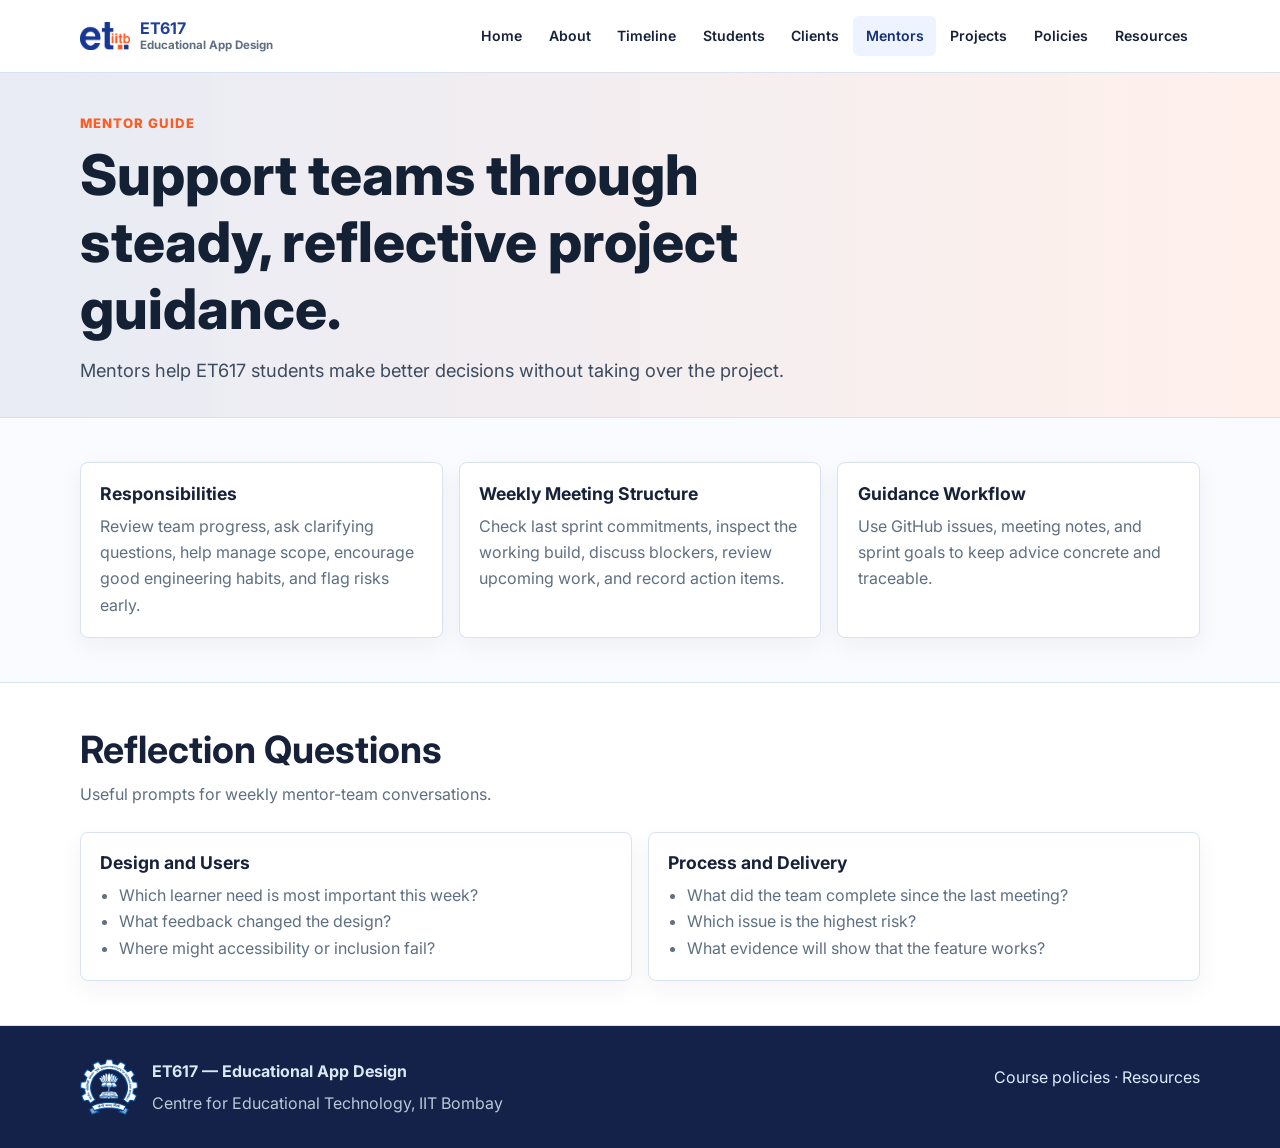
<file: mentors.html>
<!DOCTYPE html>
<html lang="en">
<head>
  <meta charset="UTF-8">
  <meta name="viewport" content="width=device-width, initial-scale=1.0">
  <meta name="description" content="Mentor responsibilities and weekly meeting structure for ET617.">
  <title>Mentors · ET617</title>
  <link rel="preconnect" href="https://fonts.googleapis.com">
  <link rel="preconnect" href="https://fonts.gstatic.com" crossorigin>
  <link href="https://fonts.googleapis.com/css2?family=Inter:wght@400;500;600;700;800&display=swap" rel="stylesheet">
  <link rel="stylesheet" href="style.css">
</head>
<body>
  <a class="skip-link" href="#main">Skip to main content</a>
  <header class="site-header"><nav class="nav-wrap" aria-label="Primary navigation"><a class="brand" href="index.html"><img src="logo/Et-Logo-2.png" alt="ET logo"><span><strong>ET617</strong><small>Educational App Design</small></span></a><input class="nav-toggle" type="checkbox" id="nav-toggle" aria-label="Toggle navigation"><label class="nav-button" for="nav-toggle" aria-label="Toggle navigation menu"><span aria-hidden="true"></span></label><ul class="nav-menu"><li><a href="index.html">Home</a></li><li><a href="about.html">About</a></li><li><a href="timeline.html">Timeline</a></li><li><a href="students.html">Students</a></li><li><a href="clients.html">Clients</a></li><li><a href="mentors.html" aria-current="page">Mentors</a></li><li><a href="projects.html">Projects</a></li><li><a href="policies.html">Policies</a></li><li><a href="resources.html">Resources</a></li></ul></nav></header>
  <main id="main">
    <section class="hero"><div class="container"><p class="eyebrow">Mentor guide</p><h1>Support teams through steady, reflective project guidance.</h1><p class="lead">Mentors help ET617 students make better decisions without taking over the project.</p></div></section>
    <section class="section">
      <div class="container">
        <div class="grid three">
          <article class="card"><h3>Responsibilities</h3><p>Review team progress, ask clarifying questions, help manage scope, encourage good engineering habits, and flag risks early.</p></article>
          <article class="card"><h3>Weekly Meeting Structure</h3><p>Check last sprint commitments, inspect the working build, discuss blockers, review upcoming work, and record action items.</p></article>
          <article class="card"><h3>Guidance Workflow</h3><p>Use GitHub issues, meeting notes, and sprint goals to keep advice concrete and traceable.</p></article>
        </div>
      </div>
    </section>
    <section class="section alt">
      <div class="container">
        <div class="section-header"><h2>Reflection Questions</h2><p>Useful prompts for weekly mentor-team conversations.</p></div>
        <div class="grid two">
          <article class="card"><h3>Design and Users</h3><ul><li>Which learner need is most important this week?</li><li>What feedback changed the design?</li><li>Where might accessibility or inclusion fail?</li></ul></article>
          <article class="card"><h3>Process and Delivery</h3><ul><li>What did the team complete since the last meeting?</li><li>Which issue is the highest risk?</li><li>What evidence will show that the feature works?</li></ul></article>
        </div>
      </div>
    </section>
  </main>
  <footer class="site-footer"><div class="container footer-grid"><div class="footer-brand"><img src="logo/iitb logo dark blue and white.png" alt="IIT Bombay logo"><div><strong>ET617 — Educational App Design</strong><p>Centre for Educational Technology, IIT Bombay</p></div></div><p><a href="policies.html">Course policies</a> · <a href="resources.html">Resources</a></p></div></footer>
</body>
</html>
</file>
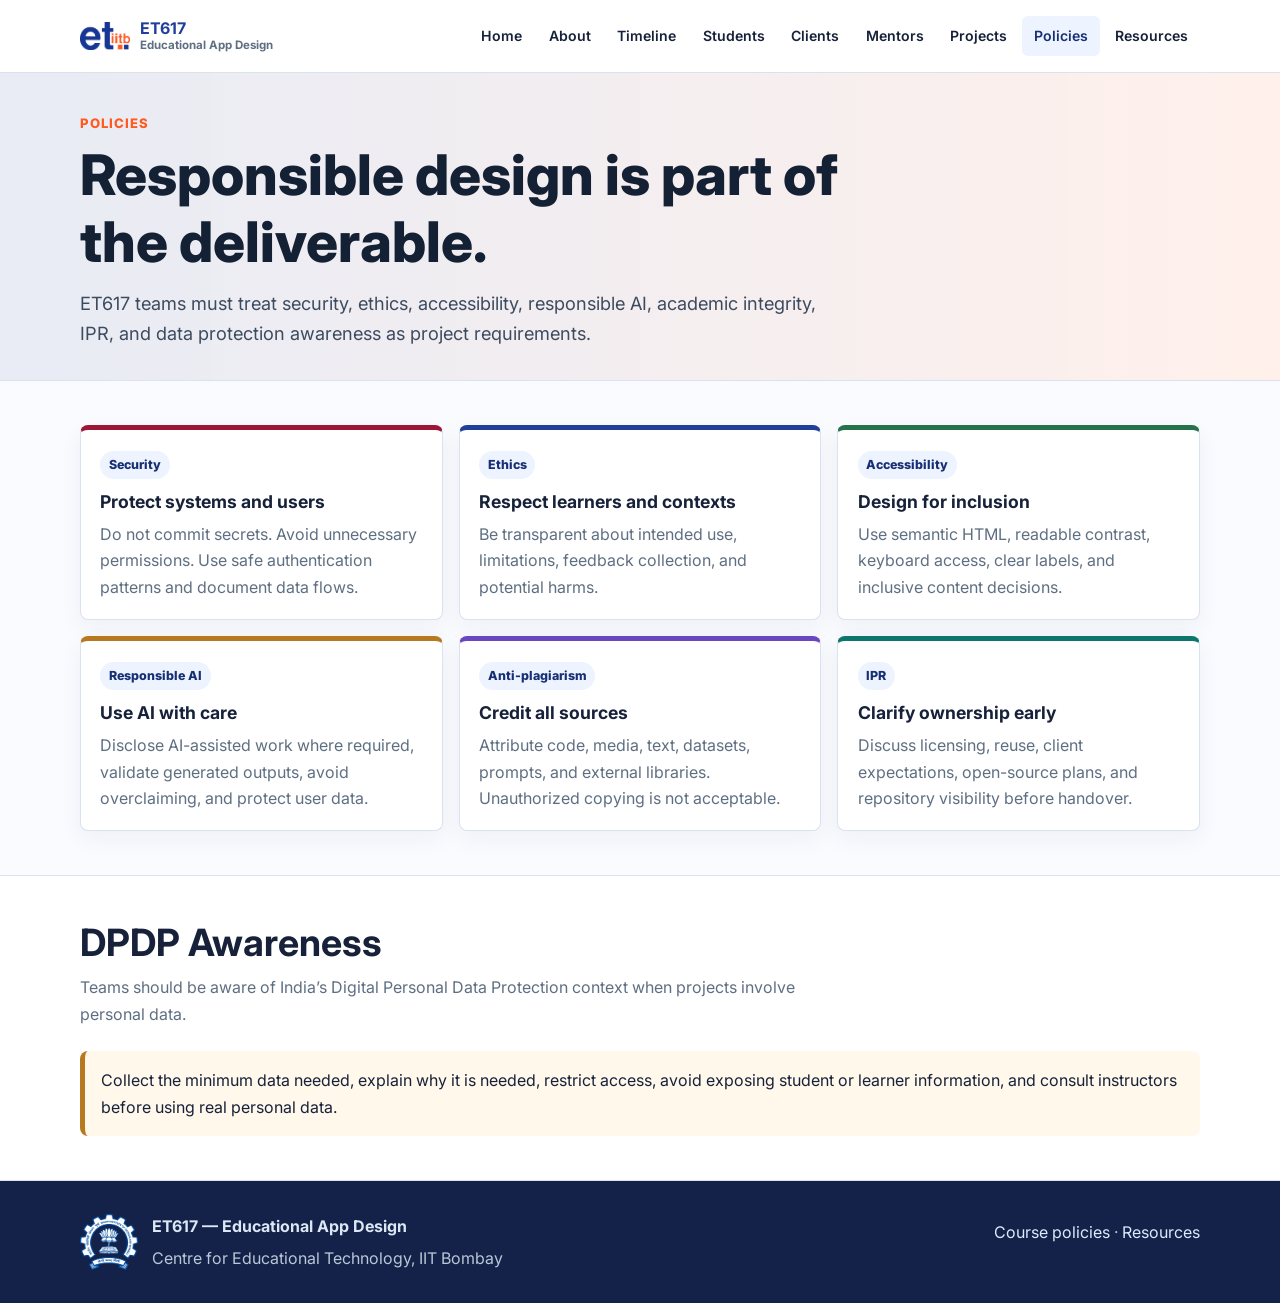
<file: policies.html>
<!DOCTYPE html>
<html lang="en">
<head>
  <meta charset="UTF-8">
  <meta name="viewport" content="width=device-width, initial-scale=1.0">
  <meta name="description" content="ET617 policies on security, ethics, accessibility, responsible AI, anti-plagiarism, IPR, and DPDP awareness.">
  <title>Policies · ET617</title>
  <link rel="preconnect" href="https://fonts.googleapis.com">
  <link rel="preconnect" href="https://fonts.gstatic.com" crossorigin>
  <link href="https://fonts.googleapis.com/css2?family=Inter:wght@400;500;600;700;800&display=swap" rel="stylesheet">
  <link rel="stylesheet" href="style.css">
</head>
<body>
  <a class="skip-link" href="#main">Skip to main content</a>
  <header class="site-header"><nav class="nav-wrap" aria-label="Primary navigation"><a class="brand" href="index.html"><img src="logo/Et-Logo-2.png" alt="ET logo"><span><strong>ET617</strong><small>Educational App Design</small></span></a><input class="nav-toggle" type="checkbox" id="nav-toggle" aria-label="Toggle navigation"><label class="nav-button" for="nav-toggle" aria-label="Toggle navigation menu"><span aria-hidden="true"></span></label><ul class="nav-menu"><li><a href="index.html">Home</a></li><li><a href="about.html">About</a></li><li><a href="timeline.html">Timeline</a></li><li><a href="students.html">Students</a></li><li><a href="clients.html">Clients</a></li><li><a href="mentors.html">Mentors</a></li><li><a href="projects.html">Projects</a></li><li><a href="policies.html" aria-current="page">Policies</a></li><li><a href="resources.html">Resources</a></li></ul></nav></header>
  <main id="main">
    <section class="hero"><div class="container"><p class="eyebrow">Policies</p><h1>Responsible design is part of the deliverable.</h1><p class="lead">ET617 teams must treat security, ethics, accessibility, responsible AI, academic integrity, IPR, and data protection awareness as project requirements.</p></div></section>
    <section class="section">
      <div class="container">
        <div class="grid three">
          <article class="card policy-card security"><span class="tag">Security</span><h3>Protect systems and users</h3><p>Do not commit secrets. Avoid unnecessary permissions. Use safe authentication patterns and document data flows.</p></article>
          <article class="card policy-card ethics"><span class="tag">Ethics</span><h3>Respect learners and contexts</h3><p>Be transparent about intended use, limitations, feedback collection, and potential harms.</p></article>
          <article class="card policy-card access"><span class="tag">Accessibility</span><h3>Design for inclusion</h3><p>Use semantic HTML, readable contrast, keyboard access, clear labels, and inclusive content decisions.</p></article>
          <article class="card policy-card ai"><span class="tag">Responsible AI</span><h3>Use AI with care</h3><p>Disclose AI-assisted work where required, validate generated outputs, avoid overclaiming, and protect user data.</p></article>
          <article class="card policy-card plagiarism"><span class="tag">Anti-plagiarism</span><h3>Credit all sources</h3><p>Attribute code, media, text, datasets, prompts, and external libraries. Unauthorized copying is not acceptable.</p></article>
          <article class="card policy-card ipr"><span class="tag">IPR</span><h3>Clarify ownership early</h3><p>Discuss licensing, reuse, client expectations, open-source plans, and repository visibility before handover.</p></article>
        </div>
      </div>
    </section>
    <section class="section alt">
      <div class="container">
        <div class="section-header"><h2>DPDP Awareness</h2><p>Teams should be aware of India’s Digital Personal Data Protection context when projects involve personal data.</p></div>
        <div class="notice"><p>Collect the minimum data needed, explain why it is needed, restrict access, avoid exposing student or learner information, and consult instructors before using real personal data.</p></div>
      </div>
    </section>
  </main>
  <footer class="site-footer"><div class="container footer-grid"><div class="footer-brand"><img src="logo/iitb logo dark blue and white.png" alt="IIT Bombay logo"><div><strong>ET617 — Educational App Design</strong><p>Centre for Educational Technology, IIT Bombay</p></div></div><p><a href="policies.html">Course policies</a> · <a href="resources.html">Resources</a></p></div></footer>
</body>
</html>
</file>
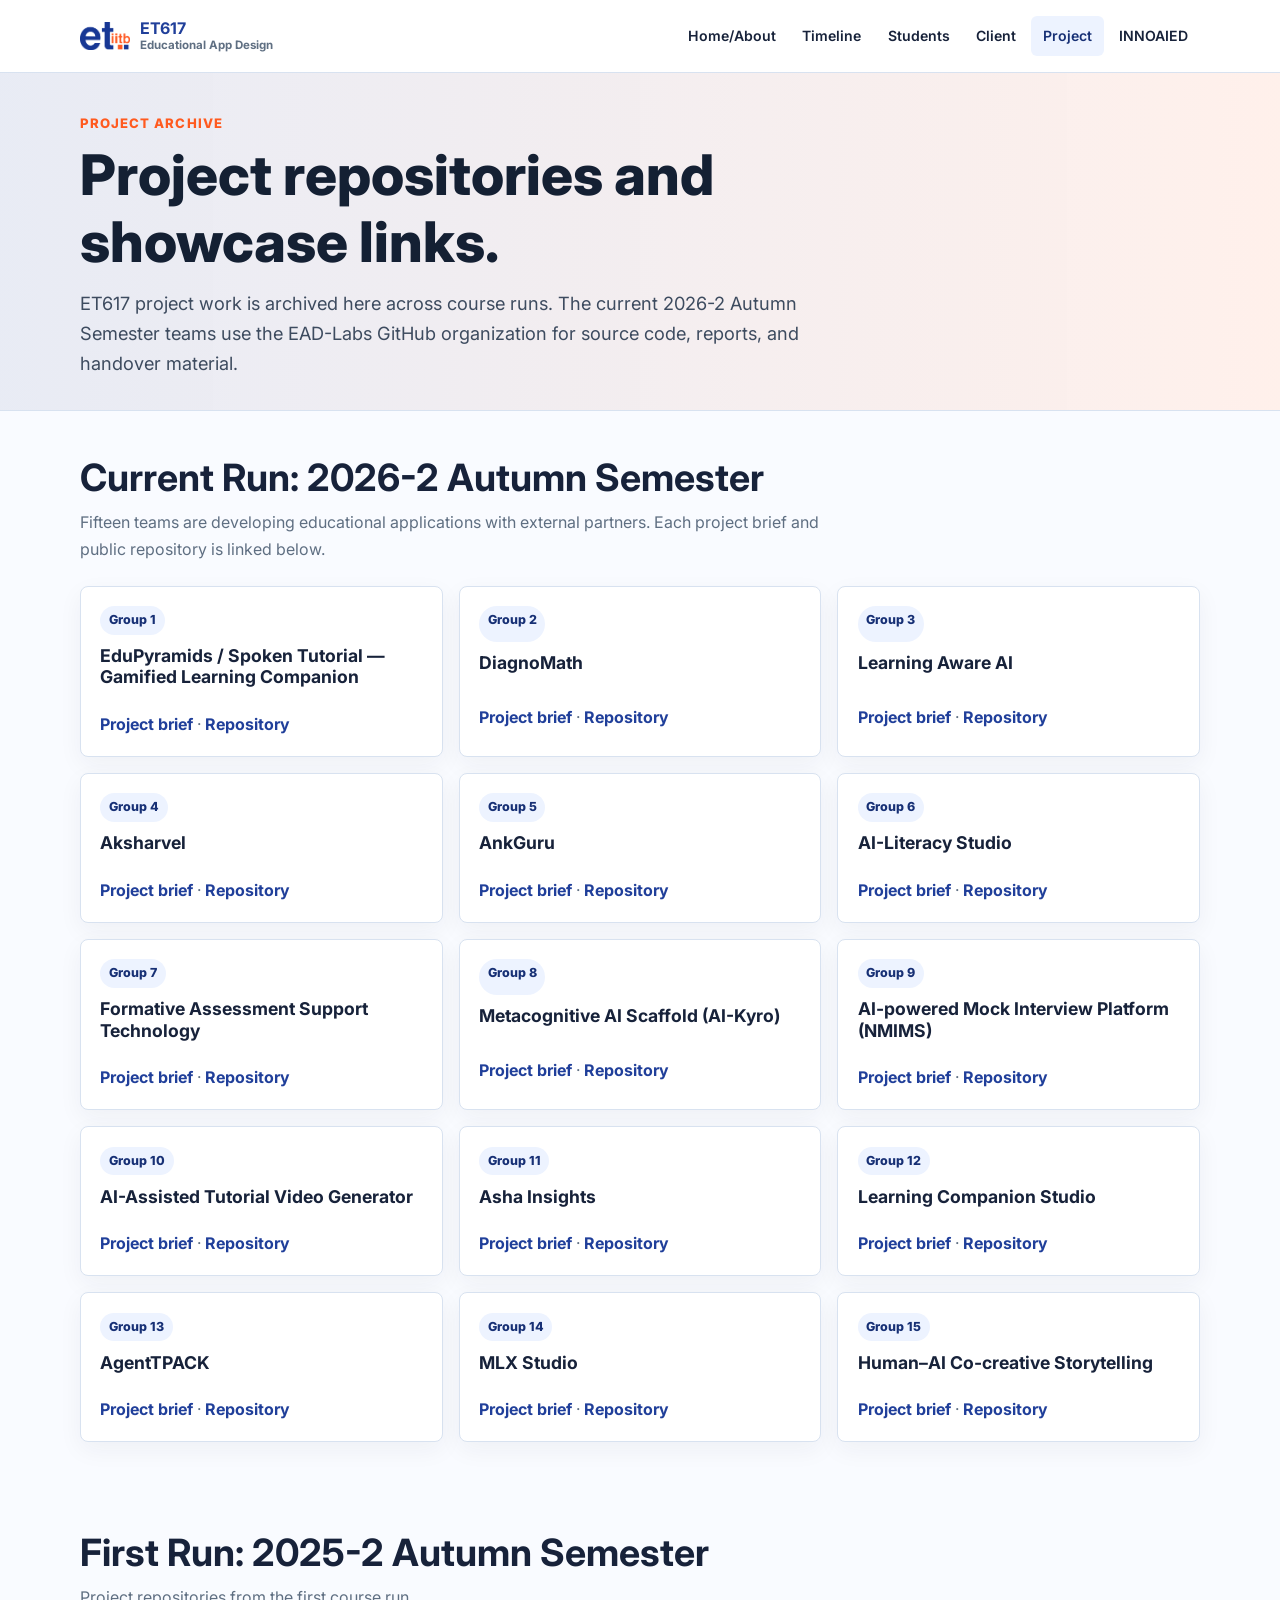
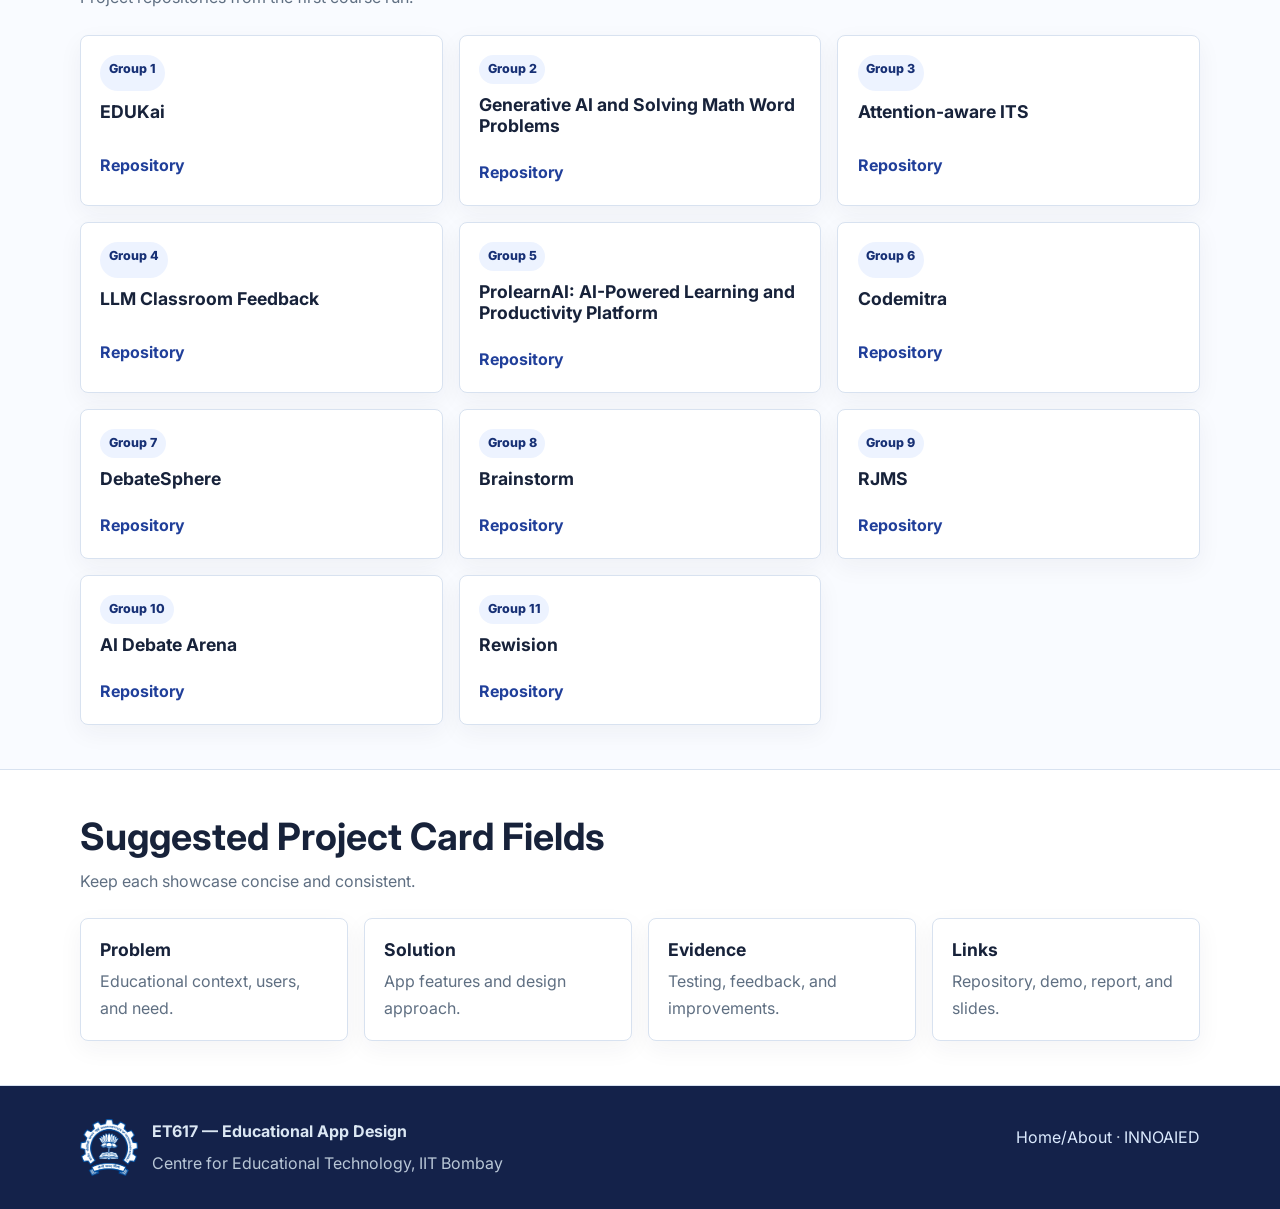
<file: projects.html>
<!DOCTYPE html>
<html lang="en">
<head>
  <meta charset="UTF-8">
  <meta name="viewport" content="width=device-width, initial-scale=1.0">
  <meta name="description" content="ET617 project archive, repositories, and showcase links across course runs.">
  <title>Projects · ET617</title>
  <link rel="preconnect" href="https://fonts.googleapis.com">
  <link rel="preconnect" href="https://fonts.gstatic.com" crossorigin>
  <link href="https://fonts.googleapis.com/css2?family=Inter:wght@400;500;600;700;800&display=swap" rel="stylesheet">
  <link rel="stylesheet" href="style.css">
</head>
<body>
  <a class="skip-link" href="#main">Skip to main content</a>
  <header class="site-header"><nav class="nav-wrap" aria-label="Primary navigation"><a class="brand" href="index.html"><img src="logo/Et-Logo-2.png" alt="ET logo"><span><strong>ET617</strong><small>Educational App Design</small></span></a><input class="nav-toggle" type="checkbox" id="nav-toggle" aria-label="Toggle navigation"><label class="nav-button" for="nav-toggle" aria-label="Toggle navigation menu"><span aria-hidden="true"></span></label><ul class="nav-menu"><li><a href="index.html">Home/About</a></li><li><a href="timeline.html">Timeline</a></li><li><a href="students.html">Students</a></li><li><a href="clients.html">Client</a></li><li><a href="projects.html" aria-current="page">Project</a></li><li><a href="innoaied.html">INNOAIED</a></li></ul></nav></header>
  <main id="main">
    <section class="hero"><div class="container"><p class="eyebrow">Project archive</p><h1>Project repositories and showcase links.</h1><p class="lead">ET617 project work is archived here across course runs. The current 2026-2 Autumn Semester teams use the EAD-Labs GitHub organization for source code, reports, and handover material.</p></div></section>
    <section class="section">
      <div class="container">
        <div class="section-header"><h2>Current Run: 2026-2 Autumn Semester</h2><p>Fifteen teams are developing educational applications with external partners. Each project brief and public repository is linked below.</p></div>
        <div class="grid three">
          <article class="card repo-card"><span class="tag">Group 1</span><h3>EduPyramids / Spoken Tutorial — Gamified Learning Companion</h3><p><a href="https://drive.google.com/file/d/1wXu55NFgHudbJ5K7905BcjBAkNFj5jX5/view?usp=sharing" target="_blank" rel="noopener noreferrer"><strong>Project brief</strong></a> · <a href="https://github.com/EAD-Labs/Group-1_2026" target="_blank" rel="noopener noreferrer"><strong>Repository</strong></a></p></article>
          <article class="card repo-card"><span class="tag">Group 2</span><h3>DiagnoMath</h3><p><a href="https://drive.google.com/file/d/1hL6HUPsRoAij-iHPkeNUE-doU4gIfpA5/view?usp=drivesdk" target="_blank" rel="noopener noreferrer"><strong>Project brief</strong></a> · <a href="https://github.com/EAD-Labs/Group-2_2026" target="_blank" rel="noopener noreferrer"><strong>Repository</strong></a></p></article>
          <article class="card repo-card"><span class="tag">Group 3</span><h3>Learning Aware AI</h3><p><a href="https://drive.google.com/drive/folders/1e7I6nz3Yj66p7LkTa1J_SX1LEZyVBLC7" target="_blank" rel="noopener noreferrer"><strong>Project brief</strong></a> · <a href="https://github.com/EAD-Labs/Group-3_2026" target="_blank" rel="noopener noreferrer"><strong>Repository</strong></a></p></article>
          <article class="card repo-card"><span class="tag">Group 4</span><h3>Aksharvel</h3><p><a href="https://drive.google.com/file/d/1GcbyF-Km1ncBhoTXoyvfoj1pt65zt9zv/view?usp=drive_link" target="_blank" rel="noopener noreferrer"><strong>Project brief</strong></a> · <a href="https://github.com/EAD-Labs/Group-4_2026" target="_blank" rel="noopener noreferrer"><strong>Repository</strong></a></p></article>
          <article class="card repo-card"><span class="tag">Group 5</span><h3>AnkGuru</h3><p><a href="https://drive.google.com/file/d/1nSlOlCGspVmos731Q4QpE6Z-5h0dZJCc/view?usp=sharing" target="_blank" rel="noopener noreferrer"><strong>Project brief</strong></a> · <a href="https://github.com/EAD-Labs/Group-5_2026" target="_blank" rel="noopener noreferrer"><strong>Repository</strong></a></p></article>
          <article class="card repo-card"><span class="tag">Group 6</span><h3>AI-Literacy Studio</h3><p><a href="https://drive.google.com/file/d/1mlA5IwBJ6pBpKopM1lnDOFUbMj3OGNH9/view?usp=drive_link" target="_blank" rel="noopener noreferrer"><strong>Project brief</strong></a> · <a href="https://github.com/EAD-Labs/Group-6_2026" target="_blank" rel="noopener noreferrer"><strong>Repository</strong></a></p></article>
          <article class="card repo-card"><span class="tag">Group 7</span><h3>Formative Assessment Support Technology</h3><p><a href="https://drive.google.com/file/d/1Q8ViniOE8MXSCEEvmucPRghvskasd8rc/view?usp=drive_link" target="_blank" rel="noopener noreferrer"><strong>Project brief</strong></a> · <a href="https://github.com/EAD-Labs/Group-7_2026" target="_blank" rel="noopener noreferrer"><strong>Repository</strong></a></p></article>
          <article class="card repo-card"><span class="tag">Group 8</span><h3>Metacognitive AI Scaffold (AI-Kyro)</h3><p><a href="https://drive.google.com/file/d/134caZA3LSllpEUhZCsX9KoIi_1vNNHpt/view?usp=sharing" target="_blank" rel="noopener noreferrer"><strong>Project brief</strong></a> · <a href="https://github.com/EAD-Labs/Group-8_2026" target="_blank" rel="noopener noreferrer"><strong>Repository</strong></a></p></article>
          <article class="card repo-card"><span class="tag">Group 9</span><h3>AI-powered Mock Interview Platform (NMIMS)</h3><p><a href="https://drive.google.com/file/d/1FskJbtvjRshLLWD2XTrMJxPh8BTubftX/view?usp=sharing" target="_blank" rel="noopener noreferrer"><strong>Project brief</strong></a> · <a href="https://github.com/EAD-Labs/Group-9_2026" target="_blank" rel="noopener noreferrer"><strong>Repository</strong></a></p></article>
          <article class="card repo-card"><span class="tag">Group 10</span><h3>AI-Assisted Tutorial Video Generator</h3><p><a href="https://drive.google.com/file/d/1OEJBNumyH-8x8v9Qk0JRvOmfpq_ZFuNU/view" target="_blank" rel="noopener noreferrer"><strong>Project brief</strong></a> · <a href="https://github.com/EAD-Labs/Group-10_2026" target="_blank" rel="noopener noreferrer"><strong>Repository</strong></a></p></article>
          <article class="card repo-card"><span class="tag">Group 11</span><h3>Asha Insights</h3><p><a href="https://drive.google.com/file/d/15I4kT-b9jqqNTDz6ZYG5yaLLgW_gDxnX/view" target="_blank" rel="noopener noreferrer"><strong>Project brief</strong></a> · <a href="https://github.com/EAD-Labs/Group-11_2026" target="_blank" rel="noopener noreferrer"><strong>Repository</strong></a></p></article>
          <article class="card repo-card"><span class="tag">Group 12</span><h3>Learning Companion Studio</h3><p><a href="https://drive.google.com/file/d/1FxInREZ1BVhC2cXmeK_NT_7Yca7c6CtH/view?usp=sharing" target="_blank" rel="noopener noreferrer"><strong>Project brief</strong></a> · <a href="https://github.com/EAD-Labs/Group-12_2026" target="_blank" rel="noopener noreferrer"><strong>Repository</strong></a></p></article>
          <article class="card repo-card"><span class="tag">Group 13</span><h3>AgentTPACK</h3><p><a href="https://drive.google.com/file/d/1M8s8JnFmLUGvi0BhMD1CQ3sODC8af62P/view?usp=drive_link" target="_blank" rel="noopener noreferrer"><strong>Project brief</strong></a> · <a href="https://github.com/EAD-Labs/Group-13_2026" target="_blank" rel="noopener noreferrer"><strong>Repository</strong></a></p></article>
          <article class="card repo-card"><span class="tag">Group 14</span><h3>MLX Studio</h3><p><a href="https://drive.google.com/file/d/1n-sXh27CVsj-bJDi2R3t-IZdI075CHjN/view?usp=sharing" target="_blank" rel="noopener noreferrer"><strong>Project brief</strong></a> · <a href="https://github.com/EAD-Labs/Group-14_2026" target="_blank" rel="noopener noreferrer"><strong>Repository</strong></a></p></article>
          <article class="card repo-card"><span class="tag">Group 15</span><h3>Human–AI Co-creative Storytelling</h3><p><a href="https://drive.google.com/file/d/1WHBrtN0yCFhF6rjz8CQ_HzahTkUe9Q_S/view?usp=drive_link" target="_blank" rel="noopener noreferrer"><strong>Project brief</strong></a> · <a href="https://github.com/EAD-Labs/Group-15_2026" target="_blank" rel="noopener noreferrer"><strong>Repository</strong></a></p></article>
        </div>
      </div>
    </section>
    <section class="section">
      <div class="container">
        <div class="section-header"><h2>First Run: 2025-2 Autumn Semester</h2><p>Project repositories from the first course run.</p></div>
        <div class="grid three">
          <article class="card repo-card"><span class="tag">Group 1</span><h3>EDUKai</h3><p><a href="https://github.com/EAD-Labs/Group-1_2025"><strong>Repository</strong></a></p></article>
          <article class="card repo-card"><span class="tag">Group 2</span><h3>Generative AI and Solving Math Word Problems</h3><p><a href="https://github.com/EAD-Labs/Group-2_2025"><strong>Repository</strong></a></p></article>
          <article class="card repo-card"><span class="tag">Group 3</span><h3>Attention-aware ITS</h3><p><a href="https://github.com/EAD-Labs/Group-3_2025"><strong>Repository</strong></a></p></article>
          <article class="card repo-card"><span class="tag">Group 4</span><h3>LLM Classroom Feedback</h3><p><a href="https://github.com/EAD-Labs/Group-4_2025"><strong>Repository</strong></a></p></article>
          <article class="card repo-card"><span class="tag">Group 5</span><h3>ProlearnAI: AI-Powered Learning and Productivity Platform</h3><p><a href="https://github.com/EAD-Labs/Group-5_2025"><strong>Repository</strong></a></p></article>
          <article class="card repo-card"><span class="tag">Group 6</span><h3>Codemitra</h3><p><a href="https://github.com/EAD-Labs/Group-6_2025"><strong>Repository</strong></a></p></article>
          <article class="card repo-card"><span class="tag">Group 7</span><h3>DebateSphere</h3><p><a href="https://github.com/EAD-Labs/Group-7_2025"><strong>Repository</strong></a></p></article>
          <article class="card repo-card"><span class="tag">Group 8</span><h3>Brainstorm</h3><p><a href="https://github.com/EAD-Labs/Group-8_2025"><strong>Repository</strong></a></p></article>
          <article class="card repo-card"><span class="tag">Group 9</span><h3>RJMS</h3><p><a href="https://github.com/EAD-Labs/Group-9_2025"><strong>Repository</strong></a></p></article>
          <article class="card repo-card"><span class="tag">Group 10</span><h3>AI Debate Arena</h3><p><a href="https://github.com/EAD-Labs/Group-10_2025"><strong>Repository</strong></a></p></article>
          <article class="card repo-card"><span class="tag">Group 11</span><h3>Rewision</h3><p><a href="https://github.com/EAD-Labs/Group-11_2025"><strong>Repository</strong></a></p></article>
        </div>
      </div>
    </section>
    <section class="section alt">
      <div class="container">
        <div class="section-header"><h2>Suggested Project Card Fields</h2><p>Keep each showcase concise and consistent.</p></div>
        <div class="grid four">
          <article class="card"><h3>Problem</h3><p>Educational context, users, and need.</p></article>
          <article class="card"><h3>Solution</h3><p>App features and design approach.</p></article>
          <article class="card"><h3>Evidence</h3><p>Testing, feedback, and improvements.</p></article>
          <article class="card"><h3>Links</h3><p>Repository, demo, report, and slides.</p></article>
        </div>
      </div>
    </section>
  </main>
  <footer class="site-footer"><div class="container footer-grid"><div class="footer-brand"><img src="logo/iitb logo dark blue and white.png" alt="IIT Bombay logo"><div><strong>ET617 — Educational App Design</strong><p>Centre for Educational Technology, IIT Bombay</p></div></div><p><a href="index.html">Home/About</a> · <a href="innoaied.html">INNOAIED</a></p></div></footer>
</body>
</html>
</file>
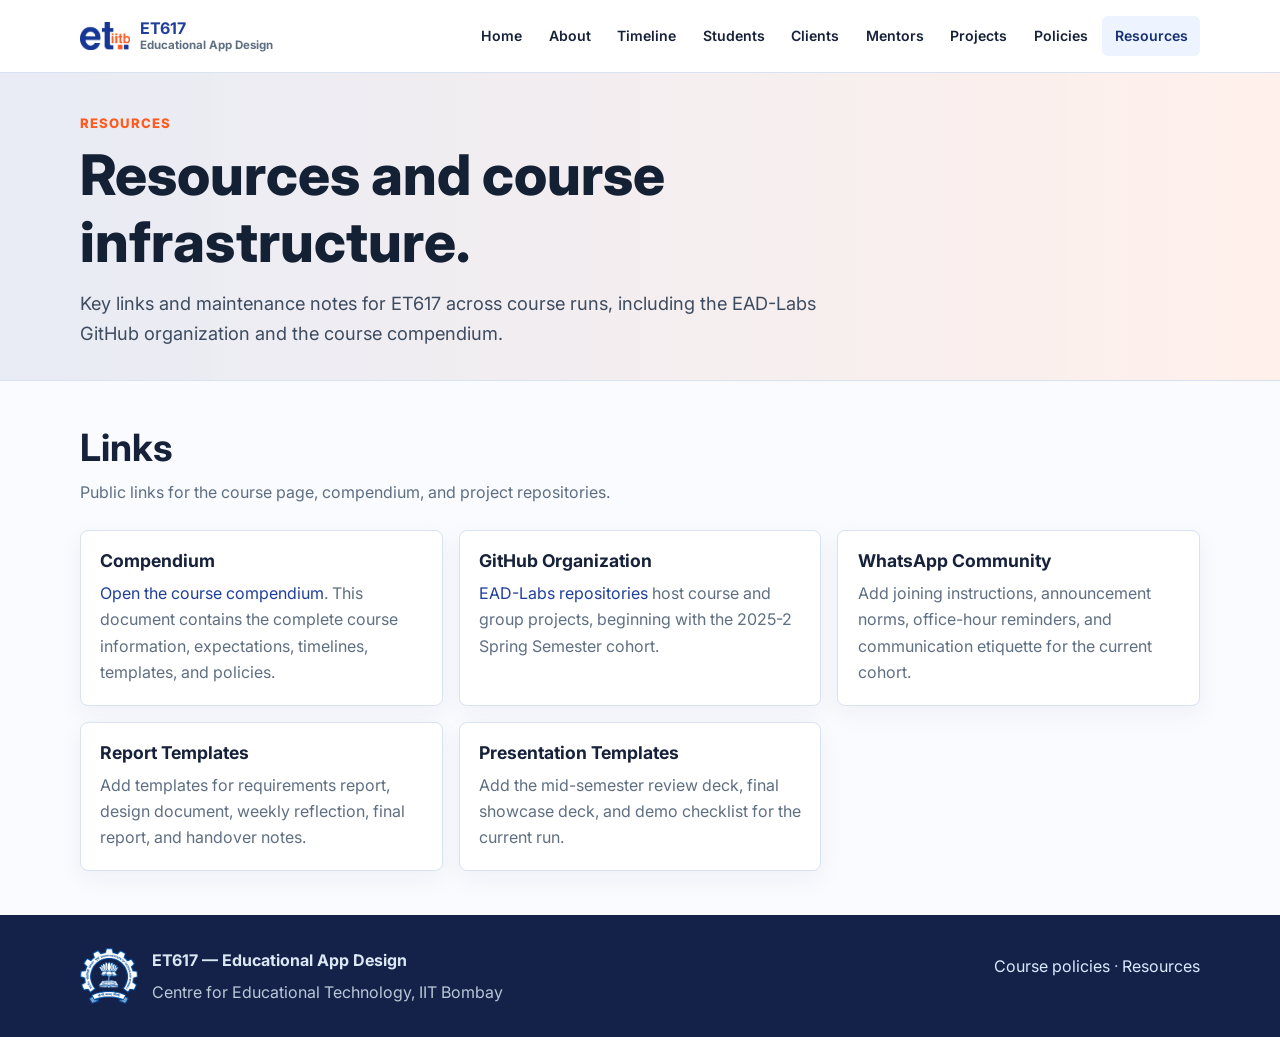
<file: resources.html>
<!DOCTYPE html>
<html lang="en">
<head>
  <meta charset="UTF-8">
  <meta name="viewport" content="width=device-width, initial-scale=1.0">
  <meta name="description" content="Resources, templates, and links for ET617.">
  <title>Resources · ET617</title>
  <link rel="preconnect" href="https://fonts.googleapis.com">
  <link rel="preconnect" href="https://fonts.gstatic.com" crossorigin>
  <link href="https://fonts.googleapis.com/css2?family=Inter:wght@400;500;600;700;800&display=swap" rel="stylesheet">
  <link rel="stylesheet" href="style.css">
</head>
<body>
  <a class="skip-link" href="#main">Skip to main content</a>
  <header class="site-header"><nav class="nav-wrap" aria-label="Primary navigation"><a class="brand" href="index.html"><img src="logo/Et-Logo-2.png" alt="ET logo"><span><strong>ET617</strong><small>Educational App Design</small></span></a><input class="nav-toggle" type="checkbox" id="nav-toggle" aria-label="Toggle navigation"><label class="nav-button" for="nav-toggle" aria-label="Toggle navigation menu"><span aria-hidden="true"></span></label><ul class="nav-menu"><li><a href="index.html">Home</a></li><li><a href="about.html">About</a></li><li><a href="timeline.html">Timeline</a></li><li><a href="students.html">Students</a></li><li><a href="clients.html">Clients</a></li><li><a href="mentors.html">Mentors</a></li><li><a href="projects.html">Projects</a></li><li><a href="policies.html">Policies</a></li><li><a href="resources.html" aria-current="page">Resources</a></li></ul></nav></header>
  <main id="main">
    <section class="hero"><div class="container"><p class="eyebrow">Resources</p><h1>Resources and course infrastructure.</h1><p class="lead">Key links and maintenance notes for ET617 across course runs, including the EAD-Labs GitHub organization and the course compendium.</p></div></section>
    <section class="section">
      <div class="container">
        <div class="section-header">
          <h2>Links</h2>
          <p>Public links for the course page, compendium, and project repositories.</p>
        </div>
        <div class="grid three">
          <article class="card"><h3>Compendium</h3><p><a href="https://drive.google.com/file/d/1xGw3yNBGktmYLZ5eY15u54uUVoGIe8_k/view?usp=sharing" target="_blank" rel="noopener noreferrer">Open the course compendium</a>. This document contains the complete course information, expectations, timelines, templates, and policies.</p></article>
          <article class="card"><h3>GitHub Organization</h3><p><a href="https://github.com/orgs/EAD-Labs/repositories">EAD-Labs repositories</a> host course and group projects, beginning with the 2025-2 Spring Semester cohort.</p></article>
          <article class="card"><h3>WhatsApp Community</h3><p>Add joining instructions, announcement norms, office-hour reminders, and communication etiquette for the current cohort.</p></article>
          <article class="card"><h3>Report Templates</h3><p>Add templates for requirements report, design document, weekly reflection, final report, and handover notes.</p></article>
          <article class="card"><h3>Presentation Templates</h3><p>Add the mid-semester review deck, final showcase deck, and demo checklist for the current run.</p></article>
        </div>
      </div>
    </section>
  </main>
  <footer class="site-footer"><div class="container footer-grid"><div class="footer-brand"><img src="logo/iitb logo dark blue and white.png" alt="IIT Bombay logo"><div><strong>ET617 — Educational App Design</strong><p>Centre for Educational Technology, IIT Bombay</p></div></div><p><a href="policies.html">Course policies</a> · <a href="resources.html">Resources</a></p></div></footer>
</body>
</html>
</file>
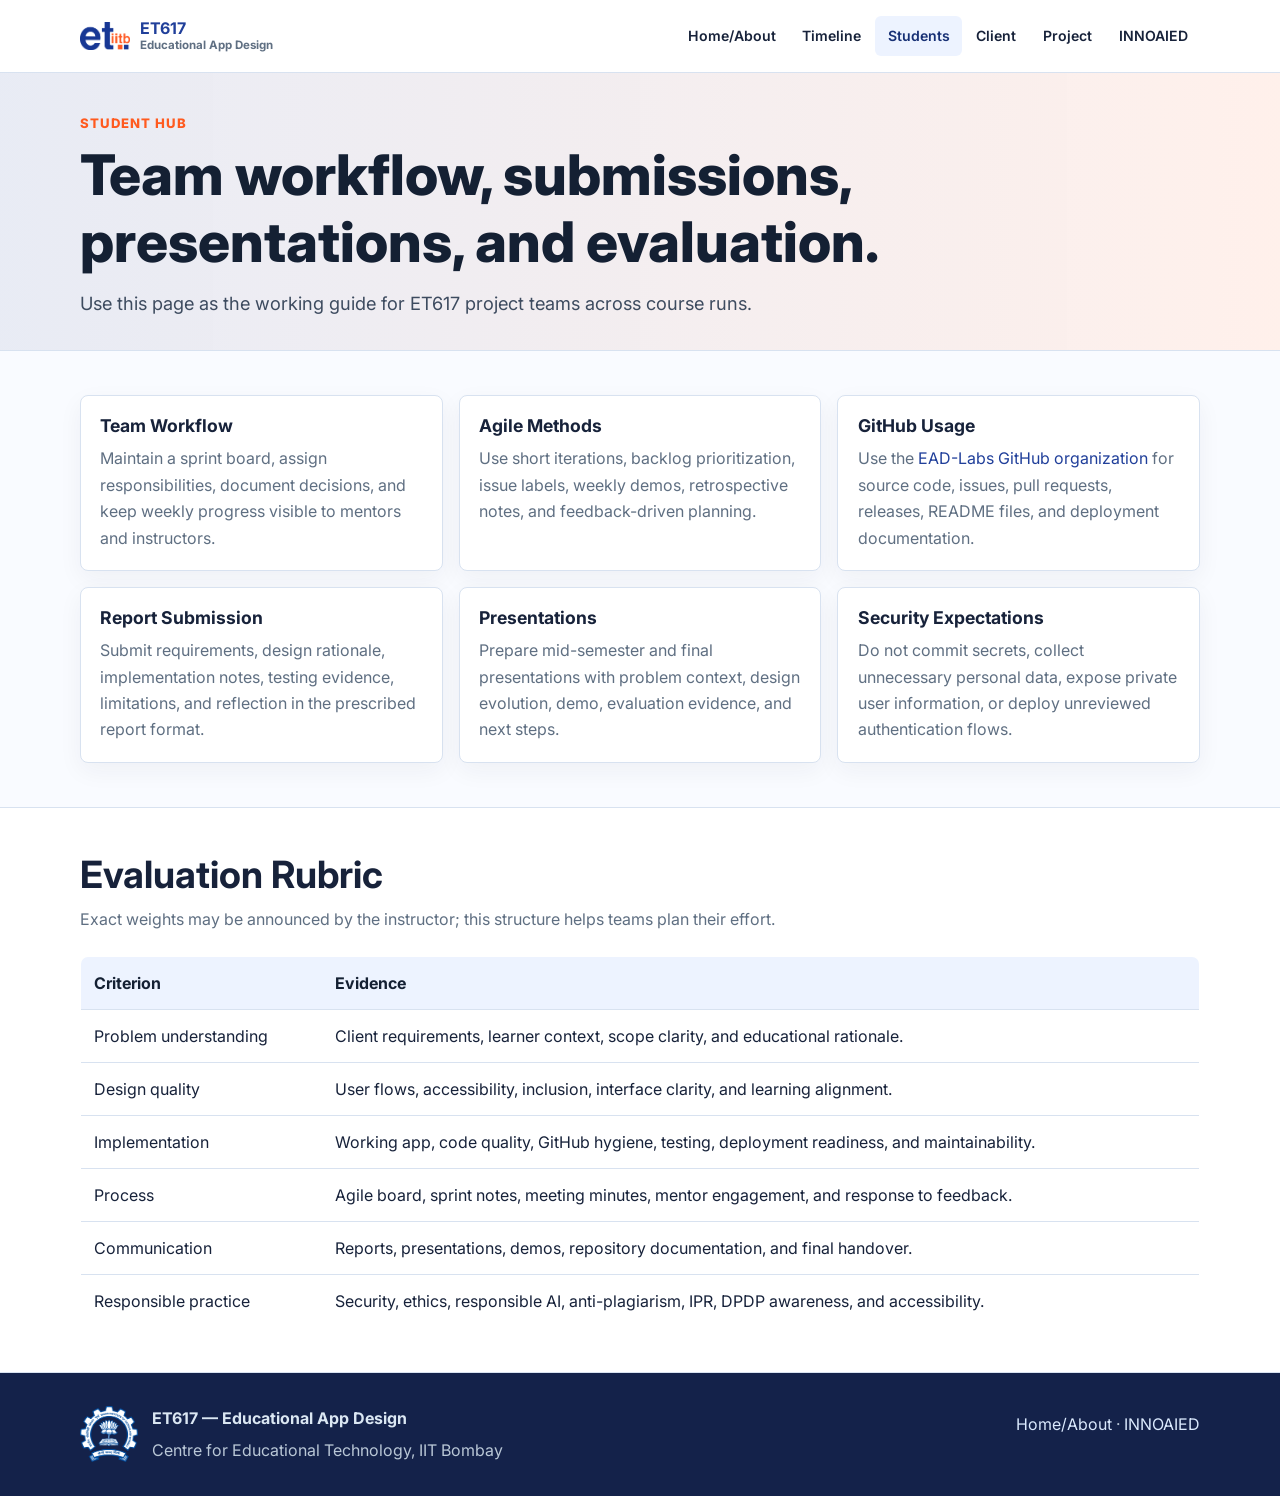
<file: students.html>
<!DOCTYPE html>
<html lang="en">
<head>
  <meta charset="UTF-8">
  <meta name="viewport" content="width=device-width, initial-scale=1.0">
  <meta name="description" content="Student workflow, submissions, GitHub usage, and evaluation rubric for ET617.">
  <title>Students · ET617</title>
  <link rel="preconnect" href="https://fonts.googleapis.com">
  <link rel="preconnect" href="https://fonts.gstatic.com" crossorigin>
  <link href="https://fonts.googleapis.com/css2?family=Inter:wght@400;500;600;700;800&display=swap" rel="stylesheet">
  <link rel="stylesheet" href="style.css">
</head>
<body>
  <a class="skip-link" href="#main">Skip to main content</a>
  <header class="site-header"><nav class="nav-wrap" aria-label="Primary navigation"><a class="brand" href="index.html"><img src="logo/Et-Logo-2.png" alt="ET logo"><span><strong>ET617</strong><small>Educational App Design</small></span></a><input class="nav-toggle" type="checkbox" id="nav-toggle" aria-label="Toggle navigation"><label class="nav-button" for="nav-toggle" aria-label="Toggle navigation menu"><span aria-hidden="true"></span></label><ul class="nav-menu"><li><a href="index.html">Home/About</a></li><li><a href="timeline.html">Timeline</a></li><li><a href="students.html" aria-current="page">Students</a></li><li><a href="clients.html">Client</a></li><li><a href="projects.html">Project</a></li><li><a href="innoaied.html">INNOAIED</a></li></ul></nav></header>
  <main id="main">
    <section class="hero"><div class="container"><p class="eyebrow">Student hub</p><h1>Team workflow, submissions, presentations, and evaluation.</h1><p class="lead">Use this page as the working guide for ET617 project teams across course runs.</p></div></section>
    <section class="section">
      <div class="container">
        <div class="grid three">
          <article class="card"><h3>Team Workflow</h3><p>Maintain a sprint board, assign responsibilities, document decisions, and keep weekly progress visible to mentors and instructors.</p></article>
          <article class="card"><h3>Agile Methods</h3><p>Use short iterations, backlog prioritization, issue labels, weekly demos, retrospective notes, and feedback-driven planning.</p></article>
          <article class="card"><h3>GitHub Usage</h3><p>Use the <a href="https://github.com/orgs/EAD-Labs/repositories">EAD-Labs GitHub organization</a> for source code, issues, pull requests, releases, README files, and deployment documentation.</p></article>
          <article class="card"><h3>Report Submission</h3><p>Submit requirements, design rationale, implementation notes, testing evidence, limitations, and reflection in the prescribed report format.</p></article>
          <article class="card"><h3>Presentations</h3><p>Prepare mid-semester and final presentations with problem context, design evolution, demo, evaluation evidence, and next steps.</p></article>
          <article class="card"><h3>Security Expectations</h3><p>Do not commit secrets, collect unnecessary personal data, expose private user information, or deploy unreviewed authentication flows.</p></article>
        </div>
      </div>
    </section>
    <section class="section alt">
      <div class="container">
        <div class="section-header"><h2>Evaluation Rubric</h2><p>Exact weights may be announced by the instructor; this structure helps teams plan their effort.</p></div>
        <div class="table-wrap">
          <table class="rubric">
            <thead><tr><th>Criterion</th><th>Evidence</th></tr></thead>
            <tbody>
              <tr><td>Problem understanding</td><td>Client requirements, learner context, scope clarity, and educational rationale.</td></tr>
              <tr><td>Design quality</td><td>User flows, accessibility, inclusion, interface clarity, and learning alignment.</td></tr>
              <tr><td>Implementation</td><td>Working app, code quality, GitHub hygiene, testing, deployment readiness, and maintainability.</td></tr>
              <tr><td>Process</td><td>Agile board, sprint notes, meeting minutes, mentor engagement, and response to feedback.</td></tr>
              <tr><td>Communication</td><td>Reports, presentations, demos, repository documentation, and final handover.</td></tr>
              <tr><td>Responsible practice</td><td>Security, ethics, responsible AI, anti-plagiarism, IPR, DPDP awareness, and accessibility.</td></tr>
            </tbody>
          </table>
        </div>
      </div>
    </section>
  </main>
  <footer class="site-footer"><div class="container footer-grid"><div class="footer-brand"><img src="logo/iitb logo dark blue and white.png" alt="IIT Bombay logo"><div><strong>ET617 — Educational App Design</strong><p>Centre for Educational Technology, IIT Bombay</p></div></div><p><a href="index.html">Home/About</a> · <a href="innoaied.html">INNOAIED</a></p></div></footer>
</body>
</html>
</file>
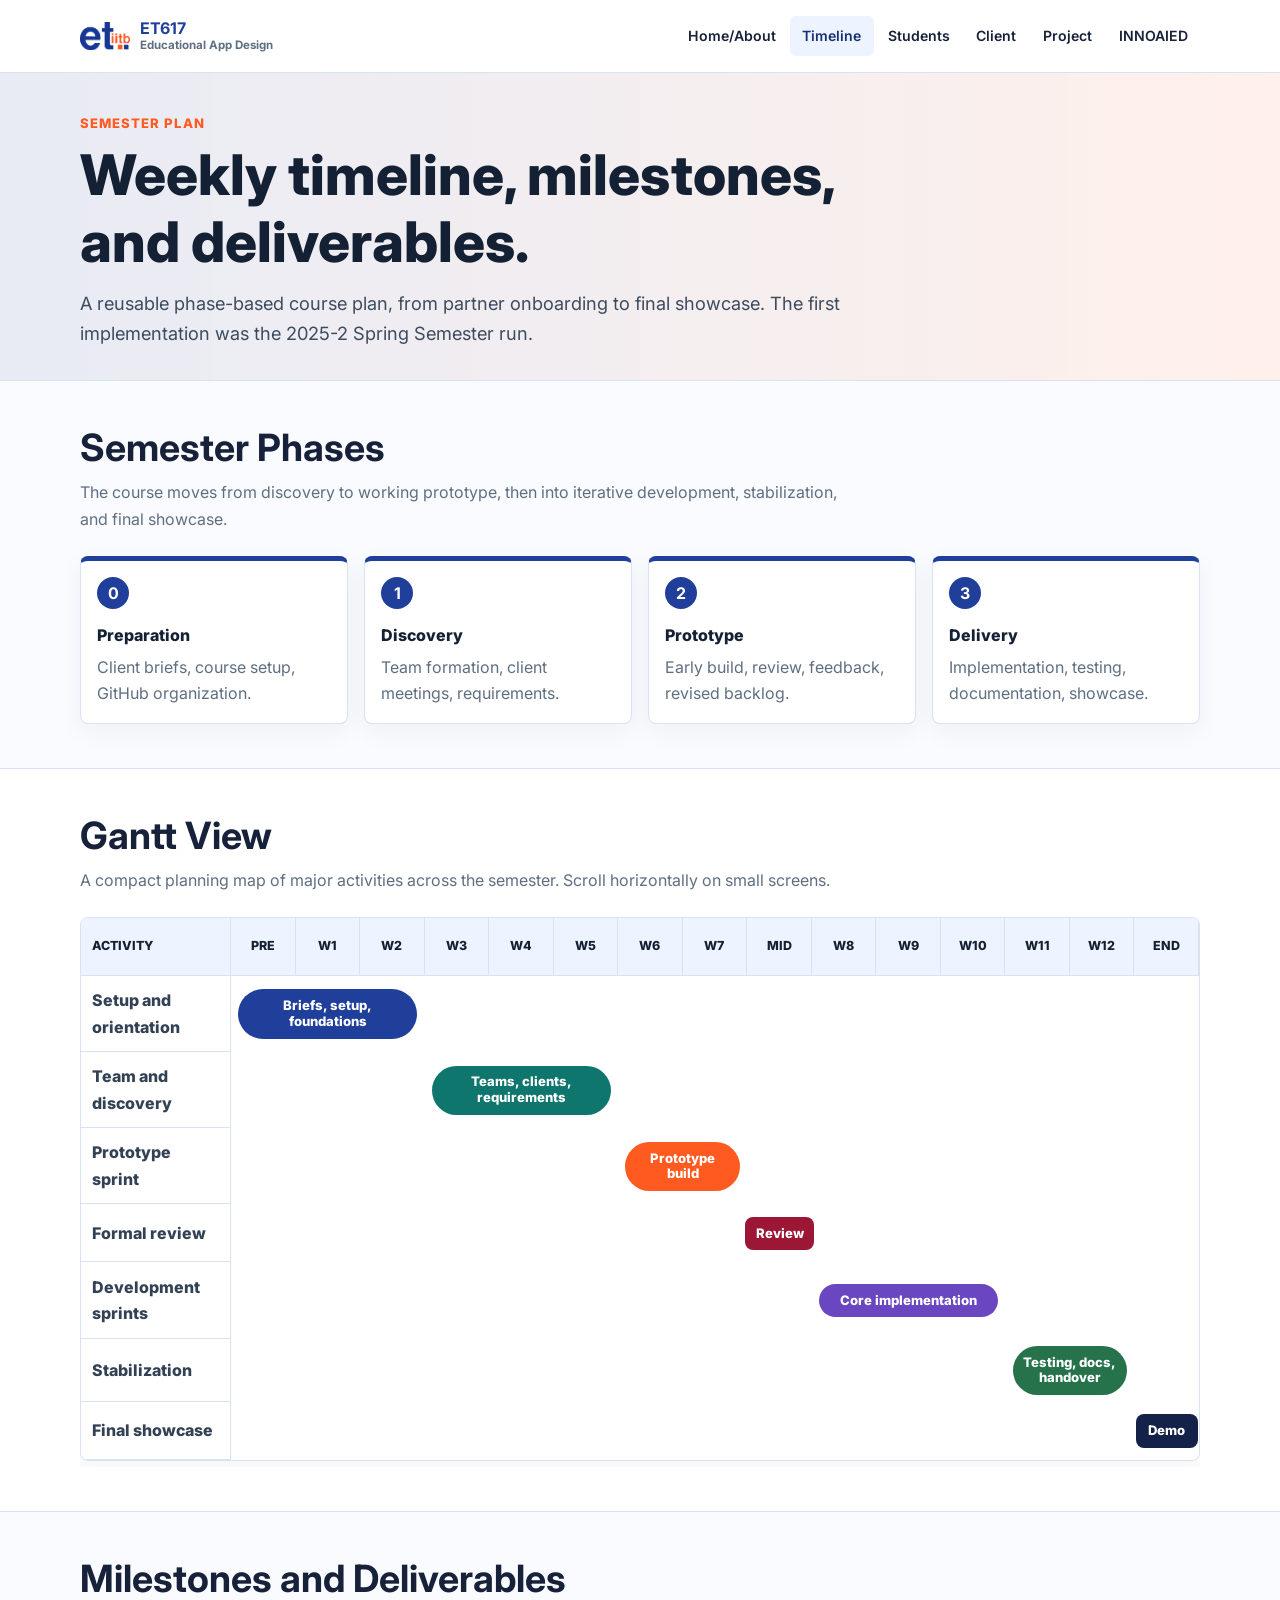
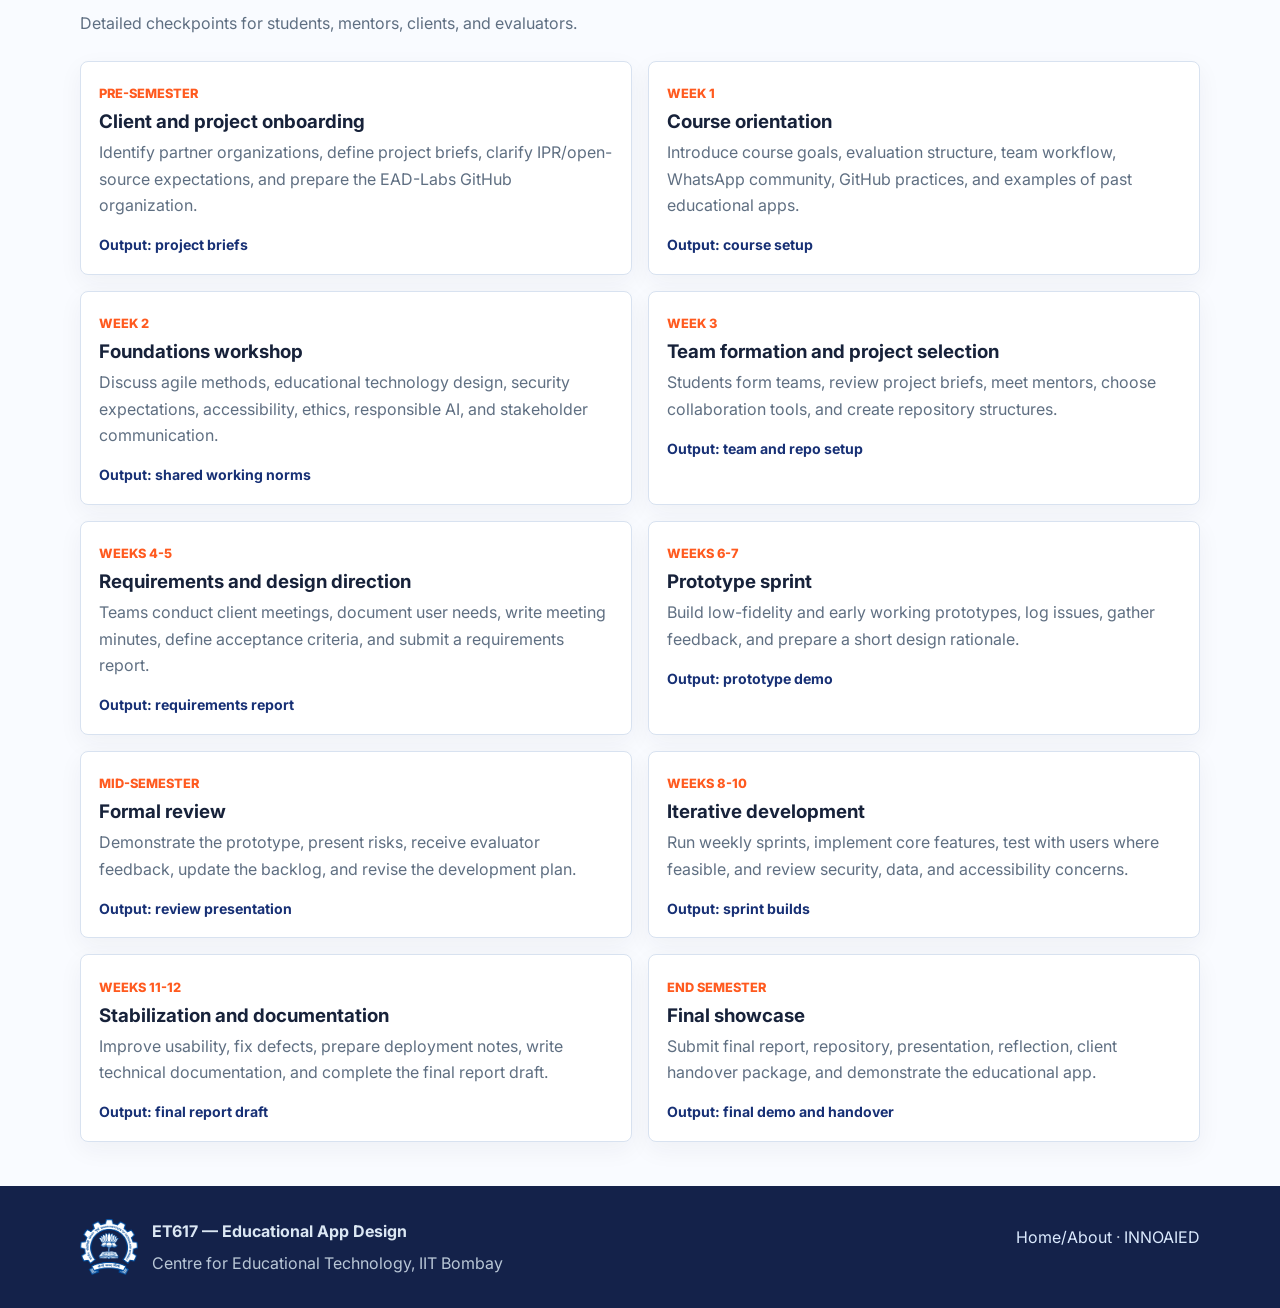
<file: timeline.html>
<!DOCTYPE html>
<html lang="en">
<head>
  <meta charset="UTF-8">
  <meta name="viewport" content="width=device-width, initial-scale=1.0">
  <meta name="description" content="ET617 semester timeline, milestones, and deliverables.">
  <title>Timeline · ET617</title>
  <link rel="preconnect" href="https://fonts.googleapis.com">
  <link rel="preconnect" href="https://fonts.gstatic.com" crossorigin>
  <link href="https://fonts.googleapis.com/css2?family=Inter:wght@400;500;600;700;800&display=swap" rel="stylesheet">
  <link rel="stylesheet" href="style.css">
</head>
<body>
  <a class="skip-link" href="#main">Skip to main content</a>
  <header class="site-header">
    <nav class="nav-wrap" aria-label="Primary navigation">
      <a class="brand" href="index.html"><img src="logo/Et-Logo-2.png" alt="ET logo"><span><strong>ET617</strong><small>Educational App Design</small></span></a>
      <input class="nav-toggle" type="checkbox" id="nav-toggle" aria-label="Toggle navigation">
      <label class="nav-button" for="nav-toggle" aria-label="Toggle navigation menu"><span aria-hidden="true"></span></label>
      <ul class="nav-menu">
        <li><a href="index.html">Home/About</a></li><li><a href="timeline.html" aria-current="page">Timeline</a></li><li><a href="students.html">Students</a></li><li><a href="clients.html">Client</a></li><li><a href="projects.html">Project</a></li><li><a href="innoaied.html">INNOAIED</a></li>
      </ul>
    </nav>
  </header>
  <main id="main">
    <section class="hero"><div class="container"><p class="eyebrow">Semester plan</p><h1>Weekly timeline, milestones, and deliverables.</h1><p class="lead">A reusable phase-based course plan, from partner onboarding to final showcase. The first implementation was the 2025-2 Spring Semester run.</p></div></section>
    <section class="section">
      <div class="container">
        <div class="section-header">
          <h2>Semester Phases</h2>
          <p>The course moves from discovery to working prototype, then into iterative development, stabilization, and final showcase.</p>
        </div>
        <div class="phase-strip" aria-label="Semester phase overview">
          <article><strong>0</strong><span>Preparation</span><p>Client briefs, course setup, GitHub organization.</p></article>
          <article><strong>1</strong><span>Discovery</span><p>Team formation, client meetings, requirements.</p></article>
          <article><strong>2</strong><span>Prototype</span><p>Early build, review, feedback, revised backlog.</p></article>
          <article><strong>3</strong><span>Delivery</span><p>Implementation, testing, documentation, showcase.</p></article>
        </div>
      </div>
    </section>

    <section class="section alt">
      <div class="container">
        <div class="section-header">
          <h2>Gantt View</h2>
          <p>A compact planning map of major activities across the semester. Scroll horizontally on small screens.</p>
        </div>
        <div class="gantt-wrap" role="region" aria-label="ET617 semester Gantt chart" tabindex="0">
          <div class="gantt">
            <div class="gantt-corner">Activity</div>
            <div class="gantt-week">Pre</div>
            <div class="gantt-week">W1</div>
            <div class="gantt-week">W2</div>
            <div class="gantt-week">W3</div>
            <div class="gantt-week">W4</div>
            <div class="gantt-week">W5</div>
            <div class="gantt-week">W6</div>
            <div class="gantt-week">W7</div>
            <div class="gantt-week">Mid</div>
            <div class="gantt-week">W8</div>
            <div class="gantt-week">W9</div>
            <div class="gantt-week">W10</div>
            <div class="gantt-week">W11</div>
            <div class="gantt-week">W12</div>
            <div class="gantt-week">End</div>

            <div class="gantt-label" style="grid-row: 2;">Setup and orientation</div>
            <div class="gantt-bar setup" style="grid-row: 2; grid-column: 2 / span 3;">Briefs, setup, foundations</div>

            <div class="gantt-label" style="grid-row: 3;">Team and discovery</div>
            <div class="gantt-bar discovery" style="grid-row: 3; grid-column: 5 / span 3;">Teams, clients, requirements</div>

            <div class="gantt-label" style="grid-row: 4;">Prototype sprint</div>
            <div class="gantt-bar prototype" style="grid-row: 4; grid-column: 8 / span 2;">Prototype build</div>

            <div class="gantt-label" style="grid-row: 5;">Formal review</div>
            <div class="gantt-milestone" style="grid-row: 5; grid-column: 10;">Review</div>

            <div class="gantt-label" style="grid-row: 6;">Development sprints</div>
            <div class="gantt-bar delivery" style="grid-row: 6; grid-column: 11 / span 3;">Core implementation</div>

            <div class="gantt-label" style="grid-row: 7;">Stabilization</div>
            <div class="gantt-bar stabilize" style="grid-row: 7; grid-column: 14 / span 2;">Testing, docs, handover</div>

            <div class="gantt-label" style="grid-row: 8;">Final showcase</div>
            <div class="gantt-milestone final" style="grid-row: 8; grid-column: 16;">Demo</div>
          </div>
        </div>
      </div>
    </section>

    <section class="section">
      <div class="container">
        <div class="section-header">
          <h2>Milestones and Deliverables</h2>
          <p>Detailed checkpoints for students, mentors, clients, and evaluators.</p>
        </div>
        <div class="milestone-grid">
          <article class="milestone-card"><span>Pre-semester</span><h3>Client and project onboarding</h3><p>Identify partner organizations, define project briefs, clarify IPR/open-source expectations, and prepare the EAD-Labs GitHub organization.</p><strong>Output: project briefs</strong></article>
          <article class="milestone-card"><span>Week 1</span><h3>Course orientation</h3><p>Introduce course goals, evaluation structure, team workflow, WhatsApp community, GitHub practices, and examples of past educational apps.</p><strong>Output: course setup</strong></article>
          <article class="milestone-card"><span>Week 2</span><h3>Foundations workshop</h3><p>Discuss agile methods, educational technology design, security expectations, accessibility, ethics, responsible AI, and stakeholder communication.</p><strong>Output: shared working norms</strong></article>
          <article class="milestone-card"><span>Week 3</span><h3>Team formation and project selection</h3><p>Students form teams, review project briefs, meet mentors, choose collaboration tools, and create repository structures.</p><strong>Output: team and repo setup</strong></article>
          <article class="milestone-card"><span>Weeks 4-5</span><h3>Requirements and design direction</h3><p>Teams conduct client meetings, document user needs, write meeting minutes, define acceptance criteria, and submit a requirements report.</p><strong>Output: requirements report</strong></article>
          <article class="milestone-card"><span>Weeks 6-7</span><h3>Prototype sprint</h3><p>Build low-fidelity and early working prototypes, log issues, gather feedback, and prepare a short design rationale.</p><strong>Output: prototype demo</strong></article>
          <article class="milestone-card"><span>Mid-semester</span><h3>Formal review</h3><p>Demonstrate the prototype, present risks, receive evaluator feedback, update the backlog, and revise the development plan.</p><strong>Output: review presentation</strong></article>
          <article class="milestone-card"><span>Weeks 8-10</span><h3>Iterative development</h3><p>Run weekly sprints, implement core features, test with users where feasible, and review security, data, and accessibility concerns.</p><strong>Output: sprint builds</strong></article>
          <article class="milestone-card"><span>Weeks 11-12</span><h3>Stabilization and documentation</h3><p>Improve usability, fix defects, prepare deployment notes, write technical documentation, and complete the final report draft.</p><strong>Output: final report draft</strong></article>
          <article class="milestone-card"><span>End semester</span><h3>Final showcase</h3><p>Submit final report, repository, presentation, reflection, client handover package, and demonstrate the educational app.</p><strong>Output: final demo and handover</strong></article>
        </div>
      </div>
    </section>
  </main>
  <footer class="site-footer"><div class="container footer-grid"><div class="footer-brand"><img src="logo/iitb logo dark blue and white.png" alt="IIT Bombay logo"><div><strong>ET617 — Educational App Design</strong><p>Centre for Educational Technology, IIT Bombay</p></div></div><p><a href="index.html">Home/About</a> · <a href="innoaied.html">INNOAIED</a></p></div></footer>
</body>
</html>
</file>
<file: style.css>
:root {
  --bg: #f9fbff;
  --surface: #ffffff;
  --surface-soft: #edf3ff;
  --text: #17223a;
  --muted: #5f6f82;
  --line: #d8e2f0;
  --blue: #203f9a;
  --blue-dark: #173075;
  --orange: #ff5a1f;
  --maroon: #9c1636;
  --gold: #b7791f;
  --green: #26724b;
  --radius: 8px;
  --shadow: 0 12px 32px rgba(31, 41, 55, 0.08);
  --max: 1120px;
}

* {
  box-sizing: border-box;
}

html {
  font-size: 16px;
  scroll-behavior: smooth;
}

body {
  margin: 0;
  font-family: "Inter", system-ui, -apple-system, BlinkMacSystemFont, "Segoe UI", sans-serif;
  color: var(--text);
  background: var(--bg);
  line-height: 1.65;
}

a {
  color: var(--blue);
  text-decoration: none;
}

a:hover {
  color: var(--blue-dark);
  text-decoration: underline;
}

a:focus-visible,
button:focus-visible,
input:focus-visible {
  outline: 3px solid rgba(21, 94, 159, 0.35);
  outline-offset: 3px;
}

img {
  max-width: 100%;
  height: auto;
}

.skip-link {
  position: absolute;
  left: 1rem;
  top: -4rem;
  z-index: 10;
  padding: 0.65rem 0.9rem;
  background: var(--blue);
  color: #fff;
  border-radius: var(--radius);
}

.skip-link:focus {
  top: 1rem;
}

.site-header {
  position: sticky;
  top: 0;
  z-index: 8;
  background: rgba(255, 255, 255, 0.96);
  border-bottom: 1px solid var(--line);
}

.nav-wrap {
  width: min(var(--max), calc(100% - 2rem));
  margin: 0 auto;
  min-height: 72px;
  display: flex;
  align-items: center;
  justify-content: space-between;
  gap: 1rem;
}

.brand {
  display: inline-flex;
  align-items: center;
  gap: 0.65rem;
  line-height: 1.2;
  color: var(--text);
  font-weight: 800;
  letter-spacing: 0;
}

.brand:hover {
  text-decoration: none;
}

.brand img {
  width: 3.1rem;
  height: auto;
  flex: 0 0 auto;
}

.brand span {
  display: grid;
  gap: 0.05rem;
}

.brand strong {
  color: var(--blue);
  font-size: 1rem;
}

.brand small {
  color: var(--muted);
  font-size: 0.72rem;
  font-weight: 700;
}

.nav-toggle {
  position: absolute;
  opacity: 0;
  pointer-events: none;
}

.nav-button {
  display: inline-flex;
  width: 2.75rem;
  height: 2.75rem;
  align-items: center;
  justify-content: center;
  border: 1px solid var(--line);
  border-radius: var(--radius);
  background: var(--surface);
  color: var(--text);
  cursor: pointer;
}

.nav-toggle:focus-visible + .nav-button {
  outline: 3px solid rgba(21, 94, 159, 0.35);
  outline-offset: 3px;
}

.nav-button span,
.nav-button span::before,
.nav-button span::after {
  display: block;
  width: 1.25rem;
  height: 2px;
  background: currentColor;
  content: "";
  position: relative;
}

.nav-button span::before {
  position: absolute;
  top: -7px;
}

.nav-button span::after {
  position: absolute;
  top: 7px;
}

.nav-menu {
  position: absolute;
  left: 1rem;
  right: 1rem;
  top: 72px;
  display: none;
  margin: 0;
  padding: 0.75rem;
  list-style: none;
  background: var(--surface);
  border: 1px solid var(--line);
  border-radius: var(--radius);
  box-shadow: var(--shadow);
}

.nav-toggle:checked ~ .nav-menu {
  display: grid;
  gap: 0.2rem;
}

.nav-menu a {
  display: block;
  padding: 0.7rem 0.8rem;
  border-radius: 6px;
  color: var(--text);
  font-size: 0.95rem;
  font-weight: 600;
}

.nav-menu a:hover,
.nav-menu a[aria-current="page"] {
  background: var(--surface-soft);
  color: var(--blue-dark);
  text-decoration: none;
}

.container {
  width: min(var(--max), calc(100% - 2rem));
  margin: 0 auto;
}

.hero {
  padding: 2.1rem 0 1.65rem;
  background:
    linear-gradient(90deg, rgba(32, 63, 154, 0.1), rgba(255, 90, 31, 0.09)),
    var(--surface);
  border-bottom: 1px solid var(--line);
}

.hero-grid {
  display: grid;
  gap: 1.35rem;
}

.hero-grid.split {
  align-items: center;
}

.hero-copy {
  max-width: 860px;
  margin: 0 auto;
  text-align: center;
}

.hero-copy.left {
  margin: 0;
  text-align: left;
}

.hero-copy.left .lead,
.hero-copy.left h1 {
  margin-inline: 0;
}

.hero-copy.left .hero-actions {
  justify-content: flex-start;
}

.home-hero,
.inno-hero {
  background:
    linear-gradient(90deg, rgba(32, 63, 154, 0.12), rgba(38, 114, 75, 0.08)),
    var(--surface);
}

.brand-panel {
  display: grid;
  grid-template-columns: repeat(3, minmax(0, 1fr));
  gap: 0.85rem;
  align-items: center;
  padding: 1rem;
  background: rgba(255, 255, 255, 0.82);
  border: 1px solid var(--line);
  border-radius: var(--radius);
  box-shadow: 0 8px 24px rgba(31, 41, 55, 0.05);
}

.brand-panel img {
  width: 100%;
  max-height: 5.4rem;
  object-fit: contain;
}

.inno-logos {
  border-left: 5px solid var(--green);
}

.hero-iitb-logo {
  display: block;
  width: 4.25rem;
  height: auto;
  margin: 0 auto 0.85rem;
}

.hero-copy h1,
.hero-copy .lead {
  margin-inline: auto;
}

.hero-logo {
  display: block;
  width: min(100%, 520px);
  height: auto;
  margin-bottom: 1.15rem;
}

.eyebrow {
  margin: 0 0 0.45rem;
  color: var(--orange);
  font-size: 0.82rem;
  font-weight: 800;
  letter-spacing: 0.08em;
  text-transform: uppercase;
}

h1,
h2,
h3 {
  line-height: 1.2;
  letter-spacing: 0;
}

h1 {
  max-width: 820px;
  margin: 0;
  color: #142033;
  font-size: clamp(1.9rem, 5vw, 3.5rem);
  font-weight: 800;
}

h1 span {
  display: block;
  color: var(--blue);
  font-size: 0.52em;
  letter-spacing: 0.08em;
  text-transform: uppercase;
}

.lead {
  max-width: 760px;
  margin: 0.75rem 0 0;
  color: #3d4b5f;
  font-size: clamp(1rem, 1.6vw, 1.14rem);
}

.hero-actions {
  display: flex;
  flex-wrap: wrap;
  gap: 0.75rem;
  margin-top: 1.6rem;
  justify-content: center;
}

.hero-stats {
  display: grid;
  grid-template-columns: repeat(3, minmax(0, 1fr));
  gap: 1px;
  max-width: 760px;
  margin: 0.35rem auto 0;
  overflow: hidden;
  border: 1px solid var(--line);
  border-radius: var(--radius);
  background: var(--line);
  box-shadow: 0 8px 24px rgba(31, 41, 55, 0.05);
}

.hero-stats div {
  padding: 0.9rem 0.75rem;
  background: rgba(255, 255, 255, 0.82);
  text-align: center;
}

.hero-stats strong {
  display: block;
  color: var(--blue);
  font-size: 1.45rem;
  line-height: 1;
}

.hero-stats span {
  display: block;
  margin-top: 0.25rem;
  color: var(--muted);
  font-size: 0.82rem;
  font-weight: 800;
}

@media (max-width: 520px) {
  .hero-stats {
    grid-template-columns: 1fr;
  }
}

.quick-links {
  display: grid;
  gap: 0.55rem;
  margin: 1.4rem 0 0;
  padding: 0;
  list-style: none;
}

.quick-links a {
  display: inline-flex;
  align-items: center;
  gap: 0.4rem;
  font-weight: 800;
}

.quick-links a::before {
  width: 0.45rem;
  height: 0.45rem;
  border-radius: 50%;
  background: var(--orange);
  content: "";
}

.button {
  display: inline-flex;
  min-height: 2.75rem;
  align-items: center;
  justify-content: center;
  padding: 0.7rem 1rem;
  border: 1px solid var(--blue);
  border-radius: var(--radius);
  background: var(--blue);
  color: #fff;
  font-weight: 700;
}

.button:hover {
  background: var(--blue-dark);
  color: #fff;
  text-decoration: none;
}

.button.secondary {
  background: var(--surface);
  color: var(--blue);
}

.button.secondary:hover {
  background: var(--surface-soft);
  color: var(--blue-dark);
}

.hero-panel {
  align-self: start;
  padding: 1.2rem;
  background: var(--surface);
  border: 1px solid var(--line);
  border-left: 5px solid var(--orange);
  border-radius: var(--radius);
  box-shadow: var(--shadow);
}

.hero-panel dl {
  display: grid;
  gap: 0.75rem;
  margin: 0;
}

.hero-panel dt {
  color: var(--muted);
  font-size: 0.78rem;
  font-weight: 800;
  text-transform: uppercase;
}

.hero-panel dd {
  margin: 0;
  font-weight: 700;
}

.section {
  padding: 2.75rem 0;
}

.section.alt {
  background: var(--surface);
  border-block: 1px solid var(--line);
}

.section-header {
  max-width: 760px;
  margin-bottom: 1.5rem;
}

.section-header h2 {
  margin: 0 0 0.55rem;
  font-size: clamp(1.6rem, 4vw, 2.35rem);
}

.section-header p {
  margin: 0;
  color: var(--muted);
}

.course-summary {
  max-width: 900px;
  padding: 1.35rem;
  background: var(--surface);
  border: 1px solid var(--line);
  border-left: 5px solid var(--blue);
  border-radius: var(--radius);
  box-shadow: 0 8px 24px rgba(31, 41, 55, 0.05);
}

.course-summary p {
  margin: 0;
  color: #334155;
  font-size: 1.05rem;
}

.feature-row {
  display: grid;
  gap: 1.2rem;
  align-items: start;
}

.section-header.compact {
  margin-bottom: 1rem;
}

.image-placeholder {
  display: grid;
  min-height: 220px;
  margin: 0;
  padding: 1rem;
  place-items: center;
  border: 1px dashed #9eb0c4;
  border-radius: var(--radius);
  background:
    linear-gradient(135deg, rgba(32, 63, 154, 0.08), rgba(255, 90, 31, 0.06)),
    #fbfdff;
  color: var(--muted);
  text-align: center;
}

.image-placeholder.tall {
  min-height: 100%;
}

.image-placeholder.hero-photo {
  min-height: 260px;
}

.image-placeholder span {
  max-width: 18rem;
  font-size: 0.9rem;
  font-weight: 800;
}

.photo-strip {
  display: grid;
  gap: 1rem;
  margin-top: 1rem;
}

.people-grid,
.summit-grid,
.resource-note {
  margin-top: 1rem;
}

.grid {
  display: grid;
  gap: 1rem;
}

.grid.two,
.grid.three,
.grid.four {
  grid-template-columns: 1fr;
}

.card {
  padding: 1.2rem;
  background: var(--surface);
  border: 1px solid var(--line);
  border-radius: var(--radius);
  box-shadow: 0 8px 24px rgba(31, 41, 55, 0.05);
}

.card:hover {
  border-color: rgba(21, 94, 159, 0.35);
}

.card h3 {
  margin: 0 0 0.55rem;
  font-size: 1.1rem;
}

.card p,
.card ul,
.card ol {
  margin-block: 0.45rem 0;
  color: var(--muted);
}

.card ul,
.card ol {
  padding-left: 1.2rem;
}

.card .meta {
  margin-top: 0.85rem;
  color: var(--muted);
  font-size: 0.88rem;
  font-weight: 700;
}

.repo-card {
  display: grid;
  gap: 0.45rem;
}

.repo-card .project-title {
  margin: 0;
  color: #142033;
  font-size: 1.02rem;
  font-weight: 800;
  line-height: 1.35;
}

.repo-card a {
  font-weight: 800;
}

.repo-card .tag {
  width: fit-content;
  margin-bottom: 0.2rem;
}

.tag {
  display: inline-flex;
  margin-bottom: 0.75rem;
  padding: 0.25rem 0.55rem;
  border-radius: 999px;
  background: var(--surface-soft);
  color: var(--blue-dark);
  font-size: 0.78rem;
  font-weight: 800;
}

.stat-card {
  display: grid;
  gap: 0.25rem;
}

.stat-card strong {
  color: var(--blue);
  font-size: clamp(1.4rem, 3vw, 2rem);
  line-height: 1.1;
}

.stat-card span {
  color: var(--muted);
  font-size: 0.9rem;
  font-weight: 700;
}

.highlight-card {
  border-left: 5px solid var(--orange);
}

.notice {
  padding: 1rem;
  border-left: 5px solid var(--gold);
  border-radius: var(--radius);
  background: #fff8eb;
}

.notice p {
  margin: 0;
}

.timeline {
  display: grid;
  gap: 1rem;
}

.timeline-card {
  position: relative;
  padding: 1.2rem;
  background: var(--surface);
  border: 1px solid var(--line);
  border-left: 5px solid var(--blue);
  border-radius: var(--radius);
}

.timeline-card strong {
  color: var(--orange);
  font-size: 0.85rem;
}

.timeline-card h3 {
  margin: 0.25rem 0 0.4rem;
}

.timeline-card p {
  margin: 0;
  color: var(--muted);
}

.phase-strip {
  display: grid;
  gap: 1rem;
}

.phase-strip article {
  padding: 1rem;
  background: var(--surface);
  border: 1px solid var(--line);
  border-top: 5px solid var(--blue);
  border-radius: var(--radius);
  box-shadow: 0 8px 24px rgba(31, 41, 55, 0.05);
}

.phase-strip strong {
  display: inline-grid;
  width: 2rem;
  height: 2rem;
  margin-bottom: 0.8rem;
  place-items: center;
  border-radius: 50%;
  background: var(--blue);
  color: #fff;
}

.phase-strip span {
  display: block;
  color: #142033;
  font-weight: 800;
}

.phase-strip p {
  margin: 0.35rem 0 0;
  color: var(--muted);
}

.gantt-wrap {
  overflow-x: auto;
  padding-bottom: 0.4rem;
}

.gantt {
  display: grid;
  grid-template-columns: minmax(150px, 1.5fr) repeat(15, minmax(64px, 1fr));
  grid-auto-rows: minmax(58px, auto);
  min-width: 1120px;
  overflow: hidden;
  border: 1px solid var(--line);
  border-radius: var(--radius);
  background: var(--surface);
  box-shadow: 0 8px 24px rgba(31, 41, 55, 0.05);
}

.gantt-corner,
.gantt-week,
.gantt-label {
  display: flex;
  align-items: center;
  padding: 0.7rem;
  border-right: 1px solid var(--line);
  border-bottom: 1px solid var(--line);
}

.gantt-corner,
.gantt-week {
  background: var(--surface-soft);
  color: #142033;
  font-size: 0.78rem;
  font-weight: 800;
  text-transform: uppercase;
}

.gantt-week {
  justify-content: center;
}

.gantt-label {
  color: #334155;
  font-weight: 800;
}

.gantt-bar,
.gantt-milestone {
  align-self: center;
  margin: 0.45rem;
  padding: 0.55rem 0.65rem;
  border-radius: 999px;
  color: #fff;
  font-size: 0.82rem;
  font-weight: 800;
  line-height: 1.2;
  text-align: center;
}

.gantt-bar.setup {
  background: var(--blue);
}

.gantt-bar.discovery {
  background: #0f766e;
}

.gantt-bar.prototype {
  background: var(--orange);
}

.gantt-bar.delivery {
  background: #6b46c1;
}

.gantt-bar.stabilize {
  background: var(--green);
}

.gantt-milestone {
  justify-self: center;
  min-width: 3.9rem;
  border-radius: var(--radius);
  background: var(--maroon);
}

.gantt-milestone.final {
  background: #14224a;
}

.milestone-grid {
  display: grid;
  gap: 1rem;
}

.milestone-card {
  padding: 1.1rem;
  background: var(--surface);
  border: 1px solid var(--line);
  border-radius: var(--radius);
  box-shadow: 0 8px 24px rgba(31, 41, 55, 0.05);
}

.milestone-card span {
  color: var(--orange);
  font-size: 0.8rem;
  font-weight: 800;
  text-transform: uppercase;
}

.milestone-card h3 {
  margin: 0.35rem 0;
}

.milestone-card p {
  margin: 0;
  color: var(--muted);
}

.milestone-card strong {
  display: block;
  margin-top: 0.9rem;
  color: var(--blue-dark);
  font-size: 0.88rem;
}

.phase {
  margin-top: 1.75rem;
}

.phase h2 {
  margin-bottom: 0.8rem;
  padding-bottom: 0.5rem;
  border-bottom: 1px solid var(--line);
  font-size: 1.35rem;
}

.policy-card {
  border-top: 5px solid var(--blue);
}

.policy-card.security {
  border-top-color: var(--maroon);
}

.policy-card.ethics {
  border-top-color: var(--blue);
}

.policy-card.access {
  border-top-color: var(--green);
}

.policy-card.ai {
  border-top-color: var(--gold);
}

.policy-card.plagiarism {
  border-top-color: #6b46c1;
}

.policy-card.ipr {
  border-top-color: #0f766e;
}

.rubric {
  width: 100%;
  border-collapse: collapse;
  background: var(--surface);
  border: 1px solid var(--line);
  border-radius: var(--radius);
  overflow: hidden;
}

.rubric th,
.rubric td {
  padding: 0.8rem;
  border-bottom: 1px solid var(--line);
  text-align: left;
  vertical-align: top;
}

.rubric th {
  background: var(--surface-soft);
  color: #142033;
}

.table-wrap {
  overflow-x: auto;
}

.project-placeholder {
  display: grid;
  min-height: 170px;
  place-items: center;
  border: 1px dashed #9eb0c4;
  border-radius: var(--radius);
  background: #fbfdff;
  color: var(--muted);
  text-align: center;
}

.site-footer {
  padding: 2rem 0;
  background: #14224a;
  color: #dbe7f3;
}

.footer-grid {
  display: grid;
  gap: 1rem;
}

.site-footer a {
  color: #dbeafe;
}

.site-footer p {
  margin: 0.35rem 0 0;
  color: #b9c7d6;
}

.footer-brand {
  display: flex;
  align-items: center;
  gap: 0.9rem;
}

.footer-brand img {
  width: 3.6rem;
  height: auto;
  flex: 0 0 auto;
}

@media (min-width: 760px) {
  .nav-button {
    display: none;
  }

  .nav-menu {
    position: static;
    display: flex;
    flex-wrap: wrap;
    justify-content: flex-end;
    gap: 0.1rem;
    padding: 0;
    border: 0;
    box-shadow: none;
    background: transparent;
  }

  .nav-menu a {
    padding: 0.5rem 0.65rem;
    font-size: 0.88rem;
  }

  .hero {
    padding: 2.5rem 0 2rem;
  }

  .hero-grid {
    grid-template-columns: minmax(0, 1fr);
    align-items: center;
  }

  .hero-grid.split {
    grid-template-columns: minmax(0, 1.5fr) minmax(280px, 0.7fr);
  }

  .grid.two {
    grid-template-columns: repeat(2, minmax(0, 1fr));
  }

  .grid.three {
    grid-template-columns: repeat(3, minmax(0, 1fr));
  }

  .grid.four {
    grid-template-columns: repeat(4, minmax(0, 1fr));
  }

  .phase-strip {
    grid-template-columns: repeat(4, minmax(0, 1fr));
  }

  .feature-row {
    grid-template-columns: minmax(0, 1.35fr) minmax(260px, 0.65fr);
  }

  .photo-strip {
    grid-template-columns: repeat(3, minmax(0, 1fr));
  }

  .milestone-grid {
    grid-template-columns: repeat(2, minmax(0, 1fr));
  }

  .timeline {
    position: relative;
    padding-left: 1.25rem;
  }

  .timeline::before {
    position: absolute;
    inset: 0 auto 0 0;
    width: 3px;
    background: var(--line);
    content: "";
  }

  .timeline-card::before {
    position: absolute;
    left: -1.58rem;
    top: 1.35rem;
    width: 0.8rem;
    height: 0.8rem;
    border: 3px solid var(--blue);
    border-radius: 50%;
    background: var(--surface);
    content: "";
  }

  .footer-grid {
    grid-template-columns: 1fr auto;
    align-items: start;
  }
}

@media (min-width: 1040px) {
  .nav-menu a {
    padding-inline: 0.78rem;
  }
}
</file>
